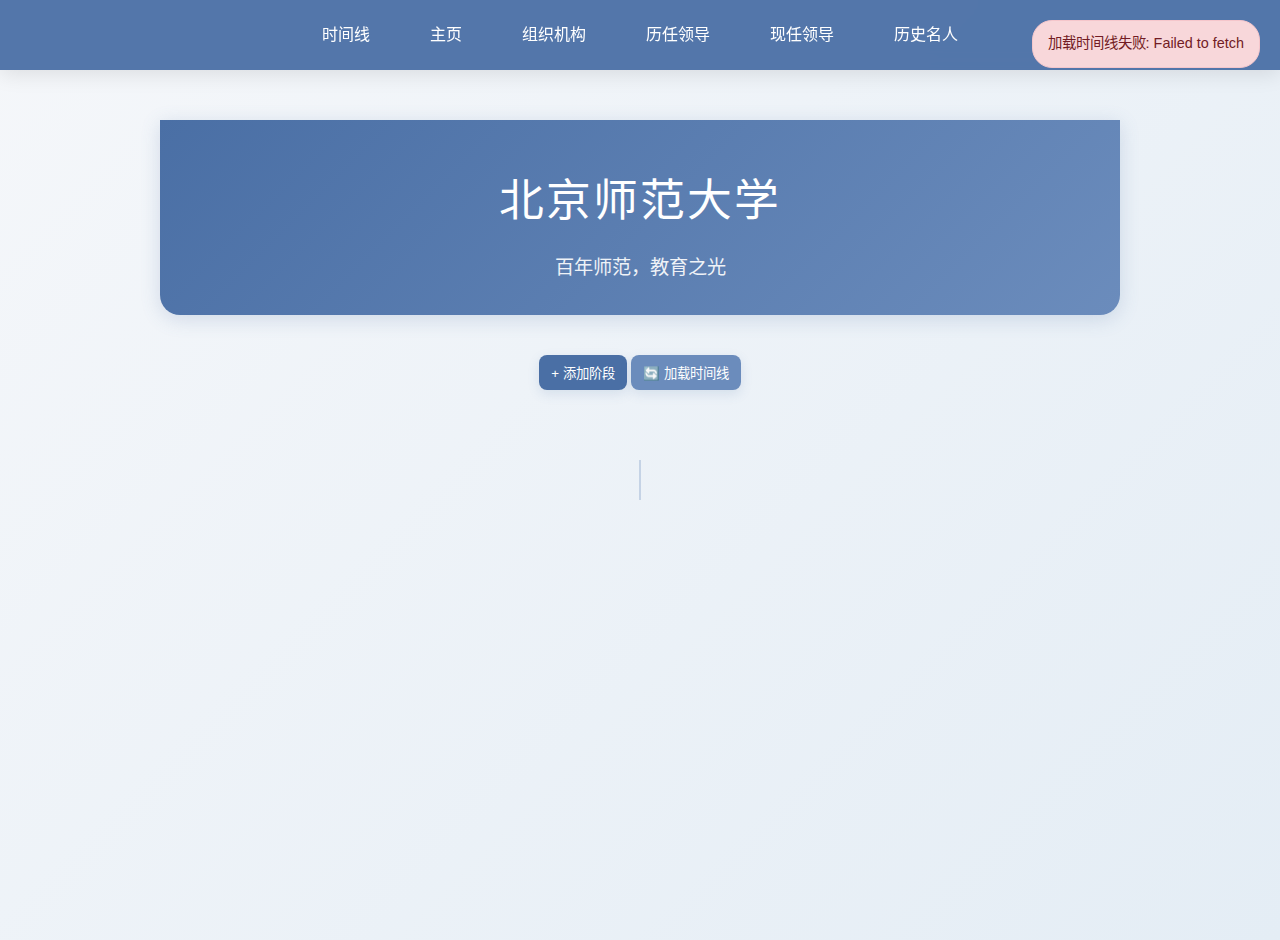
<file: index.html>
<!DOCTYPE html>
<html lang="zh-CN">
<head>
    <meta charset="UTF-8">
    <meta name="viewport" content="width=device-width, initial-scale=1.0">
    <title>北京师范大学介绍</title>
    <link rel="stylesheet" href="https://cdnjs.cloudflare.com/ajax/libs/font-awesome/6.4.0/css/all.min.css">
        
    <style>
        /* 顶部导航栏 */
        .top-navigation {
            position: fixed;
            top: -100px;
            left: 0;
            width: 100%;
            background: rgba(74, 111, 165, 0.95);
            backdrop-filter: blur(10px);
            z-index: 999;
            transition: top 0.6s cubic-bezier(0.16, 1, 0.3, 1);
            box-shadow: 0 4px 20px rgba(0, 0, 0, 0.1);
        }

        .top-navigation.show {
            top: 0;
        }

        .nav-container {
            max-width: 1000px;
            margin: 0 auto;
            padding: 0 20px;
        }

        .nav-menu {
            display: flex;
            list-style: none;
            justify-content: center;
            align-items: center;
            height: 70px;
            margin: 0;
            padding: 0;
        }

        .nav-item {
            margin: 0 15px;
        }

        .nav-link {
            color: white;
            text-decoration: none;
            font-size: 1rem;
            font-weight: 500;
            padding: 8px 15px;
            border-radius: 20px;
            transition: all 0.3s ease;
            position: relative;
            overflow: hidden;
        }

        /* 导航栏滑入动画 */
        @keyframes navSlideDown {
            0% {
                top: -100px;
                opacity: 0;
                transform: translateY(-20px);
            }
            100% {
                top: 0;
                opacity: 1;
                transform: translateY(0);
            }
        }

        .nav-link:hover {
            background: rgba(255, 255, 255, 0.2);
            transform: translateY(-2px);
        }

        /* 页面内容区域样式 */
        .section {
            background: white;
            border-radius: 15px;
            padding: 30px;
            margin: 30px 0;
            box-shadow: 0 4px 20px rgba(0, 0, 0, 0.1);
            animation: fadeInUp 0.8s ease-out forwards;
        }

        .section h2 {
            color: var(--primary-color);
            font-size: 2rem;
            margin-bottom: 20px;
            padding-bottom: 10px;
            border-bottom: 3px solid var(--accent-color);
            display: inline-block;
        }

        .section h3 {
            color: var(--secondary-color);
            font-size: 1.4rem;
            margin: 20px 0 10px;
        }

        .section p {
            margin-bottom: 15px;
            line-height: 1.8;
            color: var(--dark-text);
        }

        .section ul {
            margin: 15px 0;
            padding-left: 20px;
        }

        .section li {
            margin-bottom: 8px;
            line-height: 1.6;
            color: var(--dark-text);
        }

        /* 领导和名人项目样式 */
        .leader-item,
        .famous-person {
            background: #f8fafc;
            border-radius: 10px;
            padding: 15px;
            margin: 15px 0;
            border-left: 4px solid var(--primary-color);
            transition: all 0.3s ease;
            cursor: pointer;
            position: relative;
        }

        .leader-item:hover,
        .famous-person:hover {
            transform: translateX(10px);
            box-shadow: 0 4px 12px rgba(0, 0, 0, 0.1);
        }

        .leader-item h3,
        .famous-person h3 {
            margin-top: 0;
            color: var(--primary-color);
        }

        /* 淡入动画 */
        @keyframes fadeInUp {
            0% {
                opacity: 0;
                transform: translateY(30px);
            }
            100% {
                opacity: 1;
                transform: translateY(0);
            }
        }

        /* 平滑滚动 */
        html {
            scroll-behavior: smooth;
        }

        .nav-link::after {
            content: '';
            position: absolute;
            bottom: 0;
            left: 0;
            width: 0;
            height: 2px;
            background: #ff9a8b;
            transition: width 0.3s ease;
        }

        .nav-link:hover::after {
            width: 100%;
        }

        .nav-link.active {
            background: rgba(255, 255, 255, 0.3);
            font-weight: 600;
        }

        .nav-link.active::after {
            width: 100%;
            background: #ff9a8b;
        }

        /* 状态指示器 */
        .status-indicator {
            position: fixed;
            top: 20px;
            right: 20px;
            padding: 10px 15px;
            border-radius: 20px;
            font-size: 0.9rem;
            z-index: 1000;
            opacity: 0;
            transition: opacity 0.3s ease;
        }

        .status-indicator.show {
            opacity: 1;
        }

        .status-success {
            background: #d4edda;
            color: #155724;
            border: 1px solid #c3e6cb;
        }

        .status-error {
            background: #f8d7da;
            color: #721c24;
            border: 1px solid #f5c6cb;
        }
        :root {
            --primary-color: #4a6fa5; /* 男生系蓝色 */
            --secondary-color: #6b8cbc;
            --accent-color: #ff9a8b; /* 温暖点缀色 */
            --light-bg: #f8fafc;
            --dark-text: #2d3748;
            --light-text: #718096;
            --cat-color: #FFB6C1; /* 小猫粉色 */
            --fox-color: #FFA500; /* 狐狸橙色 */
        }

        * {
            margin: 0;
            padding: 0;
            box-sizing: border-box;
            font-family: -apple-system, BlinkMacSystemFont, "Segoe UI", "Microsoft YaHei", sans-serif;
        }

        body {
            background: linear-gradient(135deg, #f5f7fa 0%, #e4edf5 100%);
            color: var(--dark-text);
            line-height: 1.8;
            min-height: 100vh;
        }

        .container {
            max-width: 1000px;
            margin: 0 auto;
            padding: 20px;
        }

        /* 页眉样式 */
        .header {
            text-align: center;
            padding: 40px 20px 30px;
            background: linear-gradient(135deg, var(--primary-color), var(--secondary-color));
            color: white;
            border-radius: 0 0 20px 20px;
            margin-bottom: 30px;
            box-shadow: 0 4px 20px rgba(74, 111, 165, 0.2);
        }

        .header h1 {
            font-size: 2.8rem;
            margin-bottom: 10px;
            font-weight: 300;
            letter-spacing: 2px;
        }

        .header .subtitle {
            font-size: 1.2rem;
            opacity: 0.9;
            font-weight: 300;
        }

        /* 时间线容器 */
        .timeline {
            position: relative;
            padding: 20px 0;
        }

        .timeline::before {
            content: '';
            position: absolute;
            left: 50%;
            transform: translateX(-50%);
            width: 2px;
            height: 100%;
            background: var(--secondary-color);
            opacity: 0.3;
        }

        /* 时间线项目 */
        .timeline-item {
            display: flex;
            margin-bottom: 50px;
            position: relative;
            opacity: 0;
            transform: translateY(20px);
            animation: fadeInUp 0.8s ease forwards;
        }

        .timeline-item:nth-child(odd) {
            flex-direction: row-reverse;
        }

        .timeline-dot {
            position: absolute;
            left: 50%;
            transform: translateX(-50%);
            width: 20px;
            height: 20px;
            background: var(--primary-color);
            border-radius: 50%;
            border: 4px solid white;
            box-shadow: 0 0 0 4px var(--accent-color);
            z-index: 2;
        }

        .timeline-content {
            width: calc(50% - 40px);
            background: white;
            border-radius: 15px;
            padding: 25px;
            box-shadow: 0 5px 20px rgba(0, 0, 0, 0.08);
            position: relative;
            transition: transform 0.3s ease, box-shadow 0.3s ease;
        }

        .timeline-content:hover {
            transform: translateY(-5px);
            box-shadow: 0 8px 25px rgba(0, 0, 0, 0.12);
        }

        .timeline-content::before {
            content: '';
            position: absolute;
            top: 20px;
            width: 0;
            height: 0;
            border-style: solid;
        }

        .timeline-item:nth-child(odd) .timeline-content::before {
            right: -10px;
            border-width: 10px 0 10px 10px;
            border-color: transparent transparent transparent white;
        }

        .timeline-item:nth-child(even) .timeline-content::before {
            left: -10px;
            border-width: 10px 10px 10px 0;
            border-color: transparent white transparent transparent;
        }

        .timeline-date {
            color: var(--primary-color);
            font-size: 0.9rem;
            font-weight: 600;
            margin-bottom: 8px;
            display: flex;
            align-items: center;
            gap: 8px;
        }

        .timeline-title {
            color: var(--dark-text);
            font-size: 1.4rem;
            margin-bottom: 15px;
            font-weight: 600;
        }

        .timeline-text {
            color: var(--light-text);
            line-height: 1.8;
            text-align: justify;
        }

        /* 可评论文本样式 */
        .commentable-text {
            cursor: pointer;
            padding: 2px 4px;
            border-radius: 3px;
            transition: all 0.3s ease;
            position: relative;
            border-bottom: 1px dashed transparent;
        }

        .commentable-text:hover {
            background-color: rgba(255, 154, 139, 0.2);
            box-shadow: 0 0 0 2px rgba(255, 154, 139, 0.3);
            border-bottom-color: var(--accent-color);
        }

        .commentable-text.selected {
            background-color: rgba(255, 154, 139, 0.4);
            box-shadow: 0 0 0 2px var(--accent-color);
        }

        /* 评论弹窗样式 */
        .comment-modal {
            display: none;
            position: fixed;
            top: 0;
            left: 0;
            width: 100%;
            height: 100%;
            background-color: rgba(0, 0, 0, 0.5);
            z-index: 1000;
            justify-content: center;
            align-items: center;
        }

        /* 编辑按钮 */
        .edit-btn {
            position: absolute;
            top: 12px;
            right: 50px;
            background: transparent;
            border: none;
            color: var(--light-text);
            cursor: pointer;
            font-size: 0.95rem;
            padding: 6px 8px;
            border-radius: 6px;
        }

        .edit-btn:hover {
            background: rgba(0,0,0,0.04);
            color: var(--primary-color);
        }

        /* 删除按钮 */
        .delete-btn {
            position: absolute;
            top: 12px;
            right: 12px;
            background: transparent;
            border: none;
            color: var(--light-text);
            cursor: pointer;
            font-size: 0.95rem;
            padding: 6px 8px;
            border-radius: 6px;
        }

        .delete-btn:hover {
            background: rgba(255,0,0,0.1);
            color: #e74c3c;
        }

        .add-stage-btn {
            display: inline-block;
            margin: 10px 0 20px;
            padding: 8px 12px;
            background: var(--primary-color);
            color: white;
            border: none;
            border-radius: 8px;
            cursor: pointer;
            box-shadow: 0 4px 12px rgba(74,111,165,0.15);
        }

        .add-stage-btn:hover { background: #3f5f90; }

        .comment-modal.active {
            display: flex;
        }

        .comment-modal-content {
            background: white;
            border-radius: 15px;
            padding: 30px;
            width: 90%;
            max-width: 500px;
            box-shadow: 0 10px 30px rgba(0, 0, 0, 0.3);
            position: relative;
        }

        .comment-modal-header {
            margin-bottom: 20px;
            text-align: center;
        }

        .comment-modal-header h3 {
            color: var(--primary-color);
            margin-bottom: 10px;
        }

        .selected-text-preview {
            background-color: #f8f9fa;
            border-left: 4px solid var(--accent-color);
            padding: 15px;
            margin-bottom: 20px;
            border-radius: 5px;
            font-style: italic;
        }

        .author-selection {
            display: flex;
            gap: 15px;
            margin-bottom: 20px;
            justify-content: center;
        }

        .author-option {
            flex: 1;
            padding: 15px;
            border: 2px solid #ddd;
            border-radius: 10px;
            text-align: center;
            cursor: pointer;
            transition: all 0.3s ease;
        }

        .author-option:hover {
            border-color: var(--accent-color);
            transform: translateY(-3px);
        }

        .author-option.selected {
            border-color: var(--accent-color);
            background-color: rgba(255, 154, 139, 0.1);
        }

        .author-option.cat {
            border-color: var(--cat-color);
        }

        .author-option.cat.selected {
            background-color: rgba(255, 182, 193, 0.2);
        }

        .author-option.fox {
            border-color: var(--fox-color);
        }

        .author-option.fox.selected {
            background-color: rgba(255, 165, 0, 0.2);
        }

        .author-icon {
            font-size: 2rem;
            margin-bottom: 8px;
            display: block;
        }

        .author-name {
            font-weight: bold;
            font-size: 1.1rem;
        }

        .comment-textarea {
            width: 100%;
            min-height: 120px;
            padding: 15px;
            border: 2px solid #ddd;
            border-radius: 8px;
            font-size: 1rem;
            resize: vertical;
            margin-bottom: 20px;
            transition: border-color 0.3s ease;
        }

        .comment-textarea:focus {
            outline: none;
            border-color: var(--accent-color);
            box-shadow: 0 0 0 3px rgba(255, 154, 139, 0.2);
        }

        .modal-buttons {
            display: flex;
            gap: 15px;
            justify-content: flex-end;
        }

        .modal-btn {
            padding: 12px 25px;
            border: none;
            border-radius: 8px;
            font-size: 1rem;
            cursor: pointer;
            transition: all 0.3s ease;
        }

        .modal-btn.cancel {
            background-color: #f1f3f4;
            color: #5f6368;
        }

        .modal-btn.cancel:hover {
            background-color: #dadce0;
        }

        .modal-btn.submit {
            background-color: var(--accent-color);
            color: white;
        }

        .modal-btn.submit:hover {
            background-color: #ff7a6b;
            transform: translateY(-2px);
        }

        .modal-btn.submit:disabled {
            background-color: #cccccc;
            cursor: not-allowed;
            transform: none;
        }

        /* 侧边评论气泡 */
        .side-comment {
            position: absolute;
            background: white;
            border-radius: 12px;
            padding: 15px;
            box-shadow: 0 5px 20px rgba(0, 0, 0, 0.15);
            max-width: 300px;
            z-index: 100;
            animation: commentAppear 0.3s ease-out;
            border: 2px solid;
        }

        @keyframes commentAppear {
            from {
                opacity: 0;
                transform: scale(0.8) translateY(-20px);
            }
            to {
                opacity: 1;
                transform: scale(1) translateY(0);
            }
        }

        .timeline-content {
            width: calc(50% - 40px);
            background: white;
            border-radius: 15px;
            padding: 25px;
            box-shadow: 0 5px 20px rgba(0, 0, 0, 0.08);
            position: relative;
            transition: transform 0.3s ease, box-shadow 0.3s ease;
        }

        .timeline-content:hover {
            transform: translateY(-5px);
            box-shadow: 0 8px 25px rgba(0, 0, 0, 0.12);
        }

        .timeline-content::before {
            content: '';
            position: absolute;
            top: 20px;
            width: 0;
            height: 0;
            border-style: solid;
        }

        .timeline-item:nth-child(odd) .timeline-content::before {
            right: -10px;
            border-width: 10px 0 10px 10px;
            border-color: transparent transparent transparent white;
        }

        .timeline-item:nth-child(even) .timeline-content::before {
            left: -10px;
            border-width: 10px 10px 10px 0;
            border-color: transparent white transparent transparent;
        }

        .timeline-date {
            color: var(--primary-color);
            font-size: 0.9rem;
            font-weight: 600;
            margin-bottom: 8px;
            display: flex;
            align-items: center;
            gap: 8px;
        }

        .timeline-title {
            color: var(--dark-text);
            font-size: 1.4rem;
            margin-bottom: 15px;
            font-weight: 600;
        }

        .timeline-text {
            color: var(--light-text);
            line-height: 1.8;
            text-align: justify;
        }

        /* 可评论文本样式 */
        .commentable-text {
            cursor: pointer;
            padding: 2px 4px;
            border-radius: 3px;
            transition: all 0.3s ease;
            position: relative;
            border-bottom: 1px dashed transparent;
        }

        .commentable-text:hover {
            background-color: rgba(255, 154, 139, 0.2);
            box-shadow: 0 0 0 2px rgba(255, 154, 139, 0.3);
            border-bottom-color: var(--accent-color);
        }

        .commentable-text.selected {
            background-color: rgba(255, 154, 139, 0.4);
            box-shadow: 0 0 0 2px var(--accent-color);
        }

        /* 评论弹窗样式 */
        .comment-modal {
            display: none;
            position: fixed;
            top: 0;
            left: 0;
            width: 100%;
            height: 100%;
            background-color: rgba(0, 0, 0, 0.5);
            z-index: 1000;
            justify-content: center;
            align-items: center;
        }

        .comment-modal.active {
            display: flex;
        }

        .comment-modal-content {
            background: white;
            border-radius: 15px;
            padding: 30px;
            width: 90%;
            max-width: 500px;
            box-shadow: 0 10px 30px rgba(0, 0, 0, 0.3);
            position: relative;
        }

        .comment-modal-header {
            margin-bottom: 20px;
            text-align: center;
        }

        .comment-modal-header h3 {
            color: var(--primary-color);
            margin-bottom: 10px;
        }

        .selected-text-preview {
            background-color: #f8f9fa;
            border-left: 4px solid var(--accent-color);
            padding: 15px;
            margin-bottom: 20px;
            border-radius: 5px;
            font-style: italic;
        }

        .author-selection {
            display: flex;
            gap: 15px;
            margin-bottom: 20px;
            justify-content: center;
        }

        .author-option {
            flex: 1;
            padding: 15px;
            border: 2px solid #ddd;
            border-radius: 10px;
            text-align: center;
            cursor: pointer;
            transition: all 0.3s ease;
        }

        .author-option:hover {
            border-color: var(--accent-color);
            transform: translateY(-3px);
        }

        .author-option.selected {
            border-color: var(--accent-color);
            background-color: rgba(255, 154, 139, 0.1);
        }

        .author-option.cat {
            border-color: var(--cat-color);
        }

        .author-option.cat.selected {
            background-color: rgba(255, 182, 193, 0.2);
        }

        .author-option.fox {
            border-color: var(--fox-color);
        }

        .author-option.fox.selected {
            background-color: rgba(255, 165, 0, 0.2);
        }

        .author-icon {
            font-size: 2rem;
            margin-bottom: 8px;
            display: block;
        }

        .author-name {
            font-weight: bold;
            font-size: 1.1rem;
        }

        .comment-textarea {
            width: 100%;
            min-height: 120px;
            padding: 15px;
            border: 2px solid #ddd;
            border-radius: 8px;
            font-size: 1rem;
            resize: vertical;
            margin-bottom: 20px;
            transition: border-color 0.3s ease;
        }

        .comment-textarea:focus {
            outline: none;
            border-color: var(--accent-color);
            box-shadow: 0 0 0 3px rgba(255, 154, 139, 0.2);
        }

        .modal-buttons {
            display: flex;
            gap: 15px;
            justify-content: flex-end;
        }

        .modal-btn {
            padding: 12px 25px;
            border: none;
            border-radius: 8px;
            font-size: 1rem;
            cursor: pointer;
            transition: all 0.3s ease;
        }

        .modal-btn.cancel {
            background-color: #f1f3f4;
            color: #5f6368;
        }

        .modal-btn.cancel:hover {
            background-color: #dadce0;
        }

        .modal-btn.submit {
            background-color: var(--accent-color);
            color: white;
        }

        .modal-btn.submit:hover {
            background-color: #ff7a6b;
            transform: translateY(-2px);
        }

        .modal-btn.submit:disabled {
            background-color: #cccccc;
            cursor: not-allowed;
            transform: none;
        }

        /* 侧边评论气泡 */
        .side-comment {
            position: absolute;
            background: white;
            border-radius: 12px;
            padding: 15px;
            box-shadow: 0 5px 20px rgba(0, 0, 0, 0.15);
            max-width: 300px;
            z-index: 100;
            animation: commentAppear 0.3s ease-out;
            border: 2px solid;
        }

        @keyframes commentAppear {
            from {
                opacity: 0;
                transform: scale(0.8) translateY(-20px);
            }
            to {
                opacity: 1;
                transform: scale(1) translateY(0);
            }
        }

        .side-comment.cat {
            border-color: var(--cat-color);
        }

        .side-comment.fox {
            border-color: var(--fox-color);
        }

        .side-comment::before {
            content: '';
            position: absolute;
            width: 0;
            height: 0;
            border-style: solid;
        }

        .side-comment.left::before {
            right: -12px;
            top: 20px;
            border-width: 12px 0 12px 12px;
        }

        .side-comment.cat.left::before {
            border-color: transparent transparent transparent var(--cat-color);
        }

        .side-comment.fox.left::before {
            border-color: transparent transparent transparent var(--fox-color);
        }

        .side-comment.right::before {
            left: -12px;
            top: 20px;
            border-width: 12px 12px 12px 0;
        }

        .side-comment.cat.right::before {
            border-color: transparent var(--cat-color) transparent transparent;
        }

        .side-comment.fox.right::before {
            border-color: transparent var(--fox-color) transparent transparent;
        }

        .comment-header {
            display: flex;
            align-items: center;
            margin-bottom: 10px;
            position: relative;
            padding-right: 25px;
        }

        .comment-author-icon {
            font-size: 1.2rem;
            margin-right: 8px;
        }

        .comment-author-name {
            font-weight: bold;
            font-size: 0.9rem;
        }

        .comment-content {
            font-size: 0.95rem;
            line-height: 1.5;
            color: var(--dark-text);
        }

        .comment-time {
            font-size: 0.75rem;
            color: var(--light-text);
            margin-top: 8px;
            text-align: right;
        }

        /* 删除按钮样式 */
        .delete-comment-btn {
            position: absolute;
            top: 8px;
            right: 8px;
            width: 20px;
            height: 20px;
            border-radius: 50%;
            background: rgba(0, 0, 0, 0.1);
            border: none;
            color: #666;
            font-size: 16px;
            line-height: 1;
            cursor: pointer;
            display: flex;
            align-items: center;
            justify-content: center;
            transition: all 0.3s ease;
            opacity: 0;
        }

        .side-comment:hover .delete-comment-btn {
            opacity: 1;
        }

        .delete-comment-btn:hover {
            background: #ff6b6b;
            color: white;
            transform: scale(1.1);
        }

        /* 聊天记录样式 */
        .chat-bubble {
            max-width: 80%;
            padding: 12px 18px;
            border-radius: 18px;
            margin: 10px 0;
            position: relative;
            font-size: 0.95rem;
        }

        .chat-left {
            background: #e6f7ff;
            align-self: flex-start;
            border-bottom-left-radius: 5px;
        }

        .chat-right {
            background: var(--primary-color);
            color: white;
            align-self: flex-end;
            border-bottom-right-radius: 5px;
            margin-left: auto;
        }

        .chat-time {
            font-size: 0.7rem;
            opacity: 0.7;
            margin-top: 5px;
            text-align: right;
        }

        /* 照片墙 */
        .photo-wall {
            display: grid;
            grid-template-columns: repeat(auto-fill, minmax(200px, 1fr));
            gap: 15px;
            margin: 30px 0;
        }

        .photo-item {
            position: relative;
            overflow: hidden;
            border-radius: 10px;
            height: 200px;
        }

        .photo-item img {
            width: 100%;
            height: 100%;
            object-fit: cover;
            transition: transform 0.5s ease;
        }

        .photo-item:hover img {
            transform: scale(1.05);
        }

        .photo-caption {
            position: absolute;
            bottom: 0;
            left: 0;
            right: 0;
            background: rgba(0, 0, 0, 0.7);
            color: white;
            padding: 10px;
            font-size: 0.9rem;
            transform: translateY(100%);
            transition: transform 0.3s ease;
        }

        .photo-item:hover .photo-caption {
            transform: translateY(0);
        }

        /* 特殊段落样式 */
        .highlight-box {
            background: linear-gradient(135deg, #f0f7ff, #e6f0ff);
            border-left: 4px solid var(--accent-color);
            padding: 20px;
            margin: 20px 0;
            border-radius: 8px;
        }

        .memory-item {
            display: flex;
            align-items: flex-start;
            gap: 15px;
            margin: 20px 0;
            padding: 15px;
            background: white;
            border-radius: 10px;
            box-shadow: 0 3px 10px rgba(0, 0, 0, 0.05);
        }

        .memory-icon {
            width: 40px;
            height: 40px;
            background: var(--accent-color);
            border-radius: 50%;
            display: flex;
            align-items: center;
            justify-content: center;
            color: white;
            flex-shrink: 0;
        }

        /* 响应式设计 */
        @media (max-width: 768px) {
            .timeline::before {
                left: 20px;
            }
            
            .timeline-item {
                flex-direction: row !important;
                margin-left: 40px;
            }
            
            .timeline-dot {
                left: 20px;
            }
            
            .timeline-content {
                width: 100%;
            }
            
            .timeline-content::before {
                display: none;
            }
            
            .header h1 {
                font-size: 2rem;
            }
            
            .photo-wall {
                grid-template-columns: repeat(2, 1fr);
            }
            
            .side-comment {
                max-width: 250px;
            }
            
            .author-selection {
                flex-direction: column;
            }
            
            .modal-buttons {
                flex-direction: column;
                gap: 10px;
            }
            
            .modal-btn {
                width: 100%;
            }
        }
        
        /* 页面容器样式 */
        .page {
            display: none;
            min-height: 100vh;
            padding-top: 100px;
        }
        
        .page.active {
            display: block;
        }
        
        /* 侧边导航栏 */
        .sidebar-nav {
            position: fixed;
            left: 20px;
            top: 50%;
            transform: translateY(-50%);
            background: white;
            border-radius: 15px;
            padding: 20px;
            box-shadow: 0 5px 20px rgba(0, 0, 0, 0.1);
            z-index: 100;
            max-height: 80vh;
            overflow-y: auto;
        }
        
        .sidebar-nav ul {
            list-style: none;
            padding: 0;
            margin: 0;
        }
        
        .sidebar-nav li {
            margin-bottom: 10px;
        }
        
        .sidebar-nav a {
            display: block;
            padding: 8px 12px;
            color: var(--dark-text);
            text-decoration: none;
            border-radius: 8px;
            transition: all 0.3s ease;
        }
        
        .sidebar-nav a:hover {
            background: var(--light-bg);
            color: var(--primary-color);
        }
        
        .sidebar-nav a.active {
            background: var(--primary-color);
            color: white;
        }
        
        /* 主页内容区域 */
        .home-content {
            margin-left: 250px;
            padding: 20px;
        }
        
        /* 领导弹窗样式 */
        .leader-modal {
            display: none;
            position: fixed;
            top: 0;
            left: 0;
            width: 100%;
            height: 100%;
            background-color: rgba(0, 0, 0, 0.5);
            z-index: 1000;
            justify-content: center;
            align-items: center;
        }
        
        .leader-modal.active {
            display: flex;
        }
        
        .leader-modal-content {
            background: white;
            border-radius: 15px;
            padding: 30px;
            width: 90%;
            max-width: 600px;
            box-shadow: 0 10px 30px rgba(0, 0, 0, 0.3);
            position: relative;
        }
        
        .leader-name {
            font-size: 2rem;
            color: var(--primary-color);
            margin-bottom: 20px;
            text-align: center;
        }
        
        .leader-info {
            line-height: 1.8;
            color: var(--dark-text);
        }
        
        .close-btn {
            position: absolute;
            top: 15px;
            right: 15px;
            background: none;
            border: none;
            font-size: 1.5rem;
            cursor: pointer;
            color: var(--light-text);
        }
        
        .close-btn:hover {
            color: var(--primary-color);
        }

        /* 领导图片展示区域样式 */
        .leader-images {
            display: none;
            margin-top: 15px;
            padding: 15px;
            background: rgba(255, 255, 255, 0.7);
            border-radius: 8px;
            border: 1px solid rgba(74, 111, 165, 0.2);
            animation: fadeIn 0.3s ease;
        }

        .leader-images.active {
            display: block;
        }

        .image-gallery {
            display: grid;
            grid-template-columns: repeat(auto-fill, minmax(150px, 1fr));
            gap: 10px;
            margin-top: 10px;
        }

        .leader-image {
            width: 100%;
            height: 150px;
            object-fit: cover;
            border-radius: 8px;
            box-shadow: 0 2px 8px rgba(0, 0, 0, 0.1);
            transition: transform 0.3s ease;
        }

        .leader-image:hover {
            transform: scale(1.05);
        }

        .leader-item.expanded {
            background: rgba(74, 111, 165, 0.05);
        }

        .leader-item::after {
            content: '▶';
            position: absolute;
            right: 15px;
            top: 50%;
            transform: translateY(-50%) rotate(0deg);
            transition: transform 0.3s ease;
            color: var(--primary-color);
        }

        .leader-item.expanded::after {
            transform: translateY(-50%) rotate(90deg);
        }

        @keyframes fadeIn {
            0% { opacity: 0; transform: translateY(-10px); }
            100% { opacity: 1; transform: translateY(0); }
        }
    </style>
</head>
<body>
    <!-- 顶部导航栏 -->
    <nav class="top-navigation" id="topNavigation">
        <div class="nav-container">
            <ul class="nav-menu">
                <li class="nav-item"><a href="#timeline" class="nav-link" data-page="timeline">时间线</a></li>
                <li class="nav-item"><a href="#home" class="nav-link" data-page="home">主页</a></li>
                <li class="nav-item"><a href="#organization" class="nav-link" data-page="organization">组织机构</a></li>
                <li class="nav-item"><a href="#past-leaders" class="nav-link" data-page="past-leaders">历任领导</a></li>
                <li class="nav-item"><a href="#current-leaders" class="nav-link" data-page="current-leaders">现任领导</a></li>
                <li class="nav-item"><a href="#famous-people" class="nav-link" data-page="famous-people">历史名人</a></li>
            </ul>
        </div>
    </nav>

    <!-- 状态指示器 -->
    <div class="status-indicator" id="statusIndicator"></div>

    <!-- 编辑弹窗 -->
    <div class="comment-modal" id="editModal">
        <div class="comment-modal-content">
            <div class="comment-modal-header">
                <h3>编辑时间线内容</h3>
            </div>
            <div class="modal-form">
                <div style="margin-bottom: 15px;">
                    <input type="text" id="editDateInput" placeholder="时间（例如 1902-1911）" style="width:100%; padding:8px; border:1px solid #ddd; border-radius:6px;">
                </div>
                <div style="margin-bottom: 15px;">
                    <input type="text" id="editTitleInput" placeholder="标题（例如 肇基初创）" style="width:100%; padding:8px; border:1px solid #ddd; border-radius:6px;">
                </div>
                <textarea class="comment-textarea" id="editContentTextarea" placeholder="填写或粘贴分段内容（换行会被拆成段落）"></textarea>
            </div>
            <div class="modal-buttons">
                <button class="modal-btn cancel" onclick="closeEditModal()">取消</button>
                <button class="modal-btn submit" id="saveEditBtn" onclick="saveEdit()">保存</button>
            </div>
        </div>
    </div>

    <!-- 评论弹窗 -->
    <div class="comment-modal" id="commentModal">
        <div class="comment-modal-content">
            <div class="comment-modal-header">
                <h3>添加评论</h3>
            </div>
            <div class="selected-text-preview" id="selectedTextPreview">
                请选择要评论的文本...
            </div>
            <div class="author-input" style="margin-bottom:12px; text-align:center;">
                <input type="text" id="commentAuthorInput" placeholder="请输入昵称（将作为评论显示）" style="width:70%; padding:8px; border:1px solid #ddd; border-radius:6px;">
            </div>
            <textarea class="comment-textarea" id="commentTextarea" placeholder="写下你的评论..."></textarea>
            <div class="modal-buttons">
                <button class="modal-btn cancel" onclick="closeCommentModal()">取消</button>
                <button class="modal-btn submit" id="submitCommentBtn" onclick="submitComment()" disabled>发表评论</button>
            </div>
        </div>
    </div>

    <!-- 领导弹窗 -->
    <div class="leader-modal" id="leaderModal">
        <div class="leader-modal-content">
            <button class="close-btn" onclick="closeLeaderModal()">×</button>
            <div class="leader-name" id="leaderModalName"></div>
            <div class="leader-info" id="leaderModalInfo"></div>
        </div>
    </div>

    <div class="container">
        <!-- 时间线页面 -->
        <div id="timeline" class="page active">
            <div class="header">
                <h1>北京师范大学</h1>
                <div class="subtitle">百年师范，教育之光</div>
            </div>
            
            <div class="timeline-controls" style="text-align: center; margin-bottom: 30px;">
                <button class="add-stage-btn" id="addStageBtn">+ 添加阶段</button>
                <button class="add-stage-btn" id="loadTimelineBtn" style="background:#6b8cbc;">🔄 加载时间线</button>
            </div>
            
            <div class="timeline">
                <!-- 时间线内容将在这里动态生成 -->
            </div>
        </div>

        <!-- 主页页面 -->
        <div id="home" class="page">
            <!-- 侧面导航栏 -->
            <div class="sidebar-nav">
                <ul>
                    <li><a href="#home-overview">学校概况</a></li>
                    <li><a href="#home-history">历史沿革</a></li>
                    <li><a href="#home-disciplines">学科建设</a></li>
                    <li><a href="#home-faculty">师资力量</a></li>
                    <li><a href="#home-students">学生培养</a></li>
                    <li><a href="#home-research">科学研究</a></li>
                    <li><a href="#home-international">国际交流</a></li>
                    <li><a href="#home-campus">校园生活</a></li>
                </ul>
            </div>
            
            <!-- 主页内容 -->
            <div class="home-content">
                <section id="home-overview" class="section">
                    <h2>学校概况</h2>
                    <p>北京师范大学，坐落于首都北京，是中国近现代高等师范教育的发源地与重要里程碑。其历史可追溯至1902年创立的京师大学堂师范馆，开启了中国现代高等师范教育的先河。1923年，学校正式更名为北京师范大学，成为中国历史上第一所冠以"师范大学"之名的高等学府。百余年来，北师大始终秉承"爱国进步、诚信质朴、求真创新、为人师表"的优良传统和"学为人师，行为世范"的校训精神，与国家民族命运紧密相连，发展成为一所以教师教育、教育科学和文理基础学科为主要特色的综合性、研究型、世界知名的大学。</p>
                    <p>北师大诞生于民族危难、教育图新之际。从京师大学堂师范馆，到北京高等师范学校，再到国立北平师范大学，学校在五四运动、"一二·九"运动等重大历史关头都留下了鲜明的爱国印记。李大钊、鲁迅、梁启超、钱玄同、黎锦熙等一大批学术巨匠和思想先驱曾在此弘文励教，奠定了学校深厚的人文底蕴与学术基石。新中国成立后，学校被确定为全国重点大学，承担起为国家培养高层次师资和教育管理人才的重任。改革开放以来，特别是进入21世纪，北师大先后入选"211工程"、"985工程"重点建设高校，并首批入选国家"双一流"建设A类高校名单，迎来了全新的发展机遇。</p>
                    <p>学校构建了以教育学、心理学、中国语言文学、中国史、数学、地理学、系统科学、生态学、环境科学与工程、戏剧与影视学等优势学科为引领的综合性学科体系。在全国第四轮学科评估中，教育学、心理学、中国语言文学、中国史、戏剧与影视学、地理学等学科位列前茅。其中，教育学、心理学长期稳居全国顶尖水平，引领着中国教育科学研究和教师教育发展的方向。</p>
                </section>

                <section id="home-history" class="section">
                    <h2>历史沿革</h2>
                    <p>北京师范大学的发展历程，是一部中国近现代师范教育诞生、成长与壮大的缩影。从清末"兴学育才"的救国实践，到新时代"双一流"建设的教育高地，其百廿年历程大致可分为以下几个关键阶段：</p>
                    
                    <div class="highlight-box">
                        <h3>第一阶段：肇基初创，师范先声 (1902-1911)</h3>
                        <p>1902年：清政府在京师大学堂内设立"师范馆"，于12月17日开学。这被视为北京师范大学的肇始之日，也是中国现代高等师范教育的开端。</p>
                        <p>1908年：师范馆更名为"京师优级师范学堂"，成为中国第一所独立设置的国立高等师范学校。</p>
                    </div>
                    
                    <div class="highlight-box">
                        <h3>第二阶段：独立建制，体系初成 (1912-1937)</h3>
                        <p>1912年：学校改名为"北京高等师范学校"，在校长陈宝泉等人主持下进行系列改革。</p>
                        <p>1923年：学校正式更名为"北京师范大学校"，成为中国历史上第一所师范大学。</p>
                    </div>
                    
                    <div class="highlight-box">
                        <h3>第三阶段：烽火西迁，弦歌不辍 (1937-1949)</h3>
                        <p>抗日战争期间，学校西迁陕西，组成"国立西北联合大学"，在极其艰苦的条件下坚持教学与研究。</p>
                    </div>
                    
                    <div class="highlight-box">
                        <h3>第四阶段：新中国建设，调整发展 (1949-1977)</h3>
                        <p>1949年：学校更名为"北京师范大学"，毛泽东主席亲笔题写校名。</p>
                        <p>1952年：全国高校院系调整，学校定位更加聚焦于文理基础学科和教育科学。</p>
                    </div>
                    
                    <div class="highlight-box">
                        <h3>第五阶段：改革开放，复兴腾飞 (1978-1999)</h3>
                        <p>1978年：恢复全国统一招生，教学科研秩序逐步恢复正常。</p>
                        <p>1996年：入选国家首批"211工程"重点建设大学。</p>
                    </div>
                    
                    <div class="highlight-box">
                        <h3>第六阶段：世纪跨越，战略拓展 (2000-2016)</h3>
                        <p>2002年：百年校庆，提出建设"综合性、有特色、研究型的世界知名高水平大学"的奋斗目标。</p>
                        <p>2006年：入选"985工程"优势学科创新平台建设高校。</p>
                    </div>
                    
                    <div class="highlight-box">
                        <h3>第七阶段：新时代，"双一流"引领 (2017年至今)</h3>
                        <p>2017年：入选国家"双一流"建设高校A类名单，11个学科入选"双一流"建设学科。</p>
                        <p>2022年：隆重举行建校120周年庆祝活动。</p>
                    </div>
                </section>

                <section id="home-disciplines" class="section">
                    <h2>学科建设</h2>
                    <p>北京师范大学构建了以教师教育、教育科学和文理基础学科为主要特色的综合性学科体系。学校现有本科专业74个，硕士学位授权一级学科38个，博士学位授权一级学科32个，博士后科研流动站28个。</p>
                    
                    <h3>优势学科</h3>
                    <ul>
                        <li><strong>教育学</strong>：全国顶尖水平，引领中国教育科学研究</li>
                        <li><strong>心理学</strong>：认知神经科学与学习国家重点实验室</li>
                        <li><strong>中国语言文学</strong>：深厚的文化底蕴和学术传统</li>
                        <li><strong>中国史</strong>：历史研究和文化传承的重要基地</li>
                        <li><strong>数学</strong>：基础数学和应用数学并重</li>
                        <li><strong>地理学</strong>：地表过程与资源生态国家重点实验室</li>
                        <li><strong>系统科学</strong>：复杂性科学和系统理论研究</li>
                        <li><strong>生态学</strong>：生态环境保护和可持续发展研究</li>
                        <li><strong>环境科学与工程</strong>：环境污染控制和生态修复</li>
                        <li><strong>戏剧与影视学</strong>：艺术教育和文化创意产业</li>
                        <li><strong>语言学</strong>：语言认知和语言教育研究</li>
                    </ul>
                    
                    <h3>学科平台</h3>
                    <ul>
                        <li>11个"双一流"建设学科</li>
                        <li>6个国家重点学科</li>
                        <li>2个国家重点实验室</li>
                        <li>多个教育部重点实验室和工程研究中心</li>
                    </ul>
                </section>

                <section id="home-faculty" class="section">
                    <h2>师资力量</h2>
                    <p>北京师范大学拥有一支高水平的师资队伍，现有教职工3400余人，其中专任教师2200余人，教授700余人，副教授800余人。</p>
                    
                    <h3>高层次人才</h3>
                    <ul>
                        <li>中国科学院院士、中国工程院院士20余人</li>
                        <li>国家"千人计划"入选者、"长江学者"特聘教授50余人</li>
                        <li>国家杰出青年科学基金获得者60余人</li>
                        <li>国家级教学名师10余人</li>
                        <li>教育部"新世纪优秀人才支持计划"入选者100余人</li>
                    </ul>
                    
                    <h3>师资特色</h3>
                    <ul>
                        <li><strong>学术领军人物</strong>：在各学科领域具有重要影响力的学术带头人</li>
                        <li><strong>青年教师队伍</strong>：充满活力的中青年学术骨干</li>
                        <li><strong>国际化师资</strong>：具有海外留学和工作经历的教师比例高</li>
                        <li><strong>教学科研并重</strong>：既重视科学研究，也注重教学质量</li>
                    </ul>
                    
                    <h3>师资建设</h3>
                    <ul>
                        <li>实施"京师学者"计划，引进和培养高层次人才</li>
                        <li>建立青年教师成长支持体系</li>
                        <li>加强师德师风建设，弘扬"学为人师，行为世范"的校训精神</li>
                        <li>推进教师国际化，提升国际学术影响力</li>
                    </ul>
                </section>

                <section id="home-students" class="section">
                    <h2>学生培养</h2>
                    <p>北京师范大学坚持"立德树人"的根本任务，致力于培养德智体美劳全面发展的社会主义建设者和接班人。学校现有全日制在校生近3万人，其中本科生约1.5万人，研究生约1.5万人。</p>
                    
                    <h3>本科生教育</h3>
                    <ul>
                        <li><strong>通识教育</strong>：实施通识教育与专业教育相结合的培养模式</li>
                        <li><strong>创新创业教育</strong>：建立创新创业教育体系，培养学生创新精神</li>
                        <li><strong>国际化培养</strong>：推进学生国际交流，拓展国际视野</li>
                        <li><strong>实践教学</strong>：加强实践环节，提升学生实践能力</li>
                    </ul>
                    
                    <h3>研究生教育</h3>
                    <ul>
                        <li><strong>学术型研究生</strong>：注重学术创新能力和科研素养培养</li>
                        <li><strong>专业学位研究生</strong>：面向行业需求，培养高层次应用型人才</li>
                        <li><strong>博士研究生</strong>：培养具有国际视野的拔尖创新人才</li>
                        <li><strong>导师队伍建设</strong>：实行导师负责制，加强导师队伍建设</li>
                    </ul>
                    
                    <h3>人才培养特色</h3>
                    <ul>
                        <li><strong>师范特色</strong>：为基础教育培养高素质师资</li>
                        <li><strong>交叉融合</strong>：促进学科交叉，培养复合型人才</li>
                        <li><strong>个性化发展</strong>：尊重学生个性，支持多元化成长</li>
                        <li><strong>全过程育人</strong>：构建全员、全过程、全方位育人格局</li>
                    </ul>
                </section>

                <section id="home-research" class="section">
                    <h2>科学研究</h2>
                    <p>北京师范大学是国家重要的科学研究基地，在基础研究和应用研究方面取得了丰硕成果。学校年均科研经费超过20亿元，承担大量国家级重大科研项目。</p>
                    
                    <h3>科研平台</h3>
                    <ul>
                        <li><strong>认知神经科学与学习国家重点实验室</strong>：脑科学与学习研究的重要基地</li>
                        <li><strong>地表过程与资源生态国家重点实验室</strong>：地理学和生态学研究的重要平台</li>
                        <li><strong>遥感科学国家重点实验室</strong>：遥感技术和应用研究</li>
                        <li><strong>多个教育部重点实验室和工程研究中心</strong></li>
                        <li><strong>北京市重点实验室和工程技术研究中心</strong></li>
                    </ul>
                    
                    <h3>科研成就</h3>
                    <ul>
                        <li>年均发表SCI/SSCI论文2000余篇</li>
                        <li>获得国家自然科学奖、国家科技进步奖等国家级奖励</li>
                        <li>在Nature、Science等顶级期刊发表重要研究成果</li>
                        <li>承担国家重大科研项目和重点研发计划</li>
                        <li>服务国家重大战略需求，提供决策咨询</li>
                    </ul>
                    
                    <h3>科研特色</h3>
                    <ul>
                        <li><strong>基础研究</strong>：重视基础理论研究，推动学科发展</li>
                        <li><strong>应用研究</strong>：面向国家需求，服务经济社会发展</li>
                        <li><strong>交叉研究</strong>：促进学科交叉融合，培育新的增长点</li>
                        <li><strong>国际合作</strong>：加强国际科研合作，提升国际影响力</li>
                    </ul>
                </section>

                <section id="home-international" class="section">
                    <h2>国际交流</h2>
                    <p>北京师范大学积极推进国际化战略，与全球300多所高校和科研机构建立了合作关系，在国际教育交流与合作方面取得了显著成效。</p>
                    
                    <h3>国际合作网络</h3>
                    <ul>
                        <li>与哈佛大学、牛津大学、剑桥大学等世界一流大学建立合作关系</li>
                        <li>加入"一带一路"高校联盟等国际教育组织</li>
                        <li>建立孔子学院，推广汉语和中国文化</li>
                        <li>举办国际学术会议，促进学术交流</li>
                    </ul>
                    
                    <h3>学生国际交流</h3>
                    <ul>
                        <li>年均派出1000余名学生赴海外交流学习</li>
                        <li>接收来自100多个国家的国际学生</li>
                        <li>开展双学位、联合培养等国际合作项目</li>
                        <li>设立国际学生奖学金，吸引优秀国际学生</li>
                    </ul>
                    
                    <h3>教师国际合作</h3>
                    <ul>
                        <li>聘请海外知名学者担任客座教授</li>
                        <li>支持教师赴海外访学和研究</li>
                        <li>开展国际合作科研项目</li>
                        <li>建立国际联合实验室和研究中心</li>
                    </ul>
                    
                    <h3>国际化校园</h3>
                    <ul>
                        <li>建设国际化课程体系</li>
                        <li>营造多元文化融合的校园环境</li>
                        <li>提供多语种服务和支持</li>
                        <li>举办国际文化节等活动</li>
                    </ul>
                </section>

                <section id="home-campus" class="section">
                    <h2>校园生活</h2>
                    <p>北京师范大学拥有优美的校园环境和丰富的校园文化生活，为学生提供全面的成长支持和发展平台。</p>
                    
                    <h3>校园环境</h3>
                    <ul>
                        <li><strong>主校区</strong>：位于海淀区，交通便利，环境优美</li>
                        <li><strong>昌平校区</strong>：新建校区，设施先进，环境宜人</li>
                        <li><strong>珠海校区</strong>：与北京校区同水平、同标准办学</li>
                        <li><strong>校园设施</strong>：图书馆、体育馆、学生活动中心等设施齐全</li>
                    </ul>
                    
                    <h3>学生活动</h3>
                    <ul>
                        <li><strong>社团活动</strong>：200多个学生社团，涵盖学术、文艺、体育等领域</li>
                        <li><strong>志愿服务</strong>：开展各类志愿服务活动，培养学生社会责任感</li>
                        <li><strong>文艺活动</strong>：举办音乐会、话剧、舞蹈等文艺演出</li>
                        <li><strong>体育活动</strong>：组织各类体育比赛和健身活动</li>
                    </ul>
                    
                    <h3>学生服务</h3>
                    <ul>
                        <li><strong>学业指导</strong>：提供学业咨询和辅导服务</li>
                        <li><strong>心理辅导</strong>：建立心理健康教育和服务体系</li>
                        <li><strong>就业指导</strong>：开展职业生涯规划和就业指导</li>
                        <li><strong>生活服务</strong>：提供完善的生活设施和服务</li>
                    </ul>
                    
                    <h3>校园文化</h3>
                    <ul>
                        <li><strong>校训精神</strong>："学为人师，行为世范"</li>
                        <li><strong>学术氛围</strong>：浓厚的学术氛围和人文气息</li>
                        <li><strong>传统活动</strong>：校庆、开学典礼、毕业典礼等传统活动</li>
                        <li><strong>校友文化</strong>：强大的校友网络和校友支持</li>
                    </ul>
                </section>
            </div>
        </div>

        <!-- 组织机构页面 -->
        <div id="organization" class="page">
            <div class="header">
                <h1>组织机构</h1>
                <div class="subtitle">科学管理，高效运行</div>
            </div>
            
            <div class="home-content">
                <section class="section">
                    <h2>学部设置</h2>
                    <ul>
                        <li><strong>教育学部</strong>：教育学、学前教育、特殊教育等</li>
                        <li><strong>心理学部</strong>：心理学、应用心理学、认知神经科学等</li>
                        <li><strong>文学院</strong>：中国语言文学、汉语国际教育、古典文献学等</li>
                        <li><strong>历史学院</strong>：历史学、考古学、文化遗产等</li>
                        <li><strong>数学科学学院</strong>：数学与应用数学、信息与计算科学等</li>
                        <li><strong>物理学系</strong>：物理学、应用物理学等</li>
                        <li><strong>化学学院</strong>：化学、应用化学、材料化学等</li>
                        <li><strong>生命科学学院</strong>：生物学、生物技术、生态学等</li>
                        <li><strong>地理科学学部</strong>：地理科学、资源环境科学、GIS等</li>
                        <li><strong>信息科学与技术学院</strong>：计算机科学与技术、软件工程等</li>
                        <li><strong>经济与工商管理学院</strong>：经济学、工商管理、会计学等</li>
                        <li><strong>法学院</strong>：法学、知识产权等</li>
                        <li><strong>社会学院</strong>：社会学、社会工作、人类学等</li>
                        <li><strong>新闻传播学院</strong>：新闻学、传播学、广告学等</li>
                        <li><strong>艺术与传媒学院</strong>：美术学、设计学、戏剧影视学等</li>
                        <li><strong>体育与运动学院</strong>：体育教育、运动训练等</li>
                        <li><strong>环境学院</strong>：环境科学、环境工程等</li>
                        <li><strong>政府管理学院</strong>：公共管理、政治学等</li>
                        <li><strong>马克思主义学院</strong>：思想政治教育、马克思主义理论等</li>
                        <li><strong>国际中文教育学院</strong>：汉语国际教育、对外汉语等</li>
                    </ul>
                </section>

                <section class="section">
                    <h2>职能部门</h2>
                    <ul>
                        <li><strong>校长办公室</strong>：学校行政事务协调和管理</li>
                        <li><strong>组织部</strong>：干部管理和党组织建设</li>
                        <li><strong>宣传部</strong>：宣传思想工作和校园文化建设</li>
                        <li><strong>人事处</strong>：人才引进和人事管理</li>
                        <li><strong>教务处</strong>：教学管理和教学质量监控</li>
                        <li><strong>科研处</strong>：科研项目管理和成果转化</li>
                        <li><strong>学生处</strong>：学生管理和思想政治教育</li>
                        <li><strong>财务处</strong>：财务管理和预算执行</li>
                        <li><strong>国际合作与交流处</strong>：国际交流与合作事务</li>
                        <li><strong>后勤管理处</strong>：后勤保障和服务管理</li>
                        <li><strong>保卫处</strong>：校园安全和治安管理</li>
                        <li><strong>发展规划处</strong>：学校发展规划和战略研究</li>
                        <li><strong>研究生院</strong>：研究生教育和学位管理</li>
                        <li><strong>继续教育学院</strong>：继续教育和培训管理</li>
                        <li><strong>图书馆</strong>：文献资源建设和服务</li>
                        <li><strong>信息网络中心</strong>：校园网络和信息服务</li>
                        <li><strong>档案馆</strong>：档案管理和校史研究</li>
                        <li><strong>校医院</strong>：医疗服务和卫生保健</li>
                    </ul>
                </section>

                <section class="section">
                    <h2>直属单位</h2>
                    <ul>
                        <li><strong>附属中学</strong>：北京师范大学附属实验中学等</li>
                        <li><strong>附属小学</strong>：北京师范大学附属实验小学等</li>
                        <li><strong>出版社</strong>：北京师范大学出版社</li>
                        <li><strong>学报编辑部</strong>：各学科学报编辑出版</li>
                        <li><strong>教育基金会</strong>：教育捐赠和基金管理</li>
                        <li><strong>校友会</strong>：校友联络和服务</li>
                        <li><strong>校办产业</strong>：校办企业管理和运营</li>
                    </ul>
                </section>

                <section class="section">
                    <h2>学术机构</h2>
                    <ul>
                        <li><strong>学术委员会</strong>：学术事务决策和咨询</li>
                        <li><strong>学位评定委员会</strong>：学位授予和质量管理</li>
                        <li><strong>教学指导委员会</strong>：教学改革和质量提升</li>
                        <li><strong>科研伦理委员会</strong>：科研伦理审查和监督</li>
                        <li><strong>各学科专业委员会</strong>：学科建设和专业发展</li>
                    </ul>
                </section>

                <section class="section">
                    <h2>管理特色</h2>
                    <ul>
                        <li><strong>党委领导下的校长负责制</strong>：坚持党的领导，完善治理结构</li>
                        <li><strong>学术权力与行政权力协调</strong>：尊重学术规律，提高管理效能</li>
                        <li><strong>校院两级管理</strong>：重心下移，激发学院活力</li>
                        <li><strong>民主管理和监督</strong>：教职工代表大会、学生代表大会等</li>
                        <li><strong>信息化管理</strong>：推进智慧校园建设，提升管理效率</li>
                        <li><strong>服务型管理</strong>：以师生为中心，提供优质服务</li>
                    </ul>
                </section>
            </div>
        </div>

        <!-- 历任领导页面 -->
        <div id="past-leaders" class="page">
            <div class="header">
                <h1>历任领导</h1>
                <div class="subtitle">薪火相传，继往开来</div>
            </div>
            
            <div class="home-content">
                <section class="section">
                    <h2>历任校长</h2>
                    
                    <div class="leader-item" onclick="toggleLeaderImages(this)">
                        <h3>陈宝泉（1902-1912）</h3>
                        <p>京师大学堂师范馆首任监督，中国近代师范教育的奠基人之一。</p>
                        <div class="leader-images">
                            <div class="image-gallery">
                                <img src="生成网页初始人物剪影.png" alt="陈宝泉" class="leader-image">
                            </div>
                        </div>
                    </div>
                    
                    <div class="leader-item" onclick="toggleLeaderImages(this)">
                        <h3>范源濂（1912-1913）</h3>
                        <p>北京高等师范学校首任校长，近代著名教育家、政治家。</p>
                        <div class="leader-images">
                            <div class="image-gallery">
                                <img src="生成网页初始人物剪影.png" alt="范源濂" class="leader-image">
                            </div>
                        </div>
                    </div>
                    
                    <div class="leader-item" onclick="toggleLeaderImages(this)">
                        <h3>李蒸（1932-1948）</h3>
                        <p>北京师范大学校长，著名教育学家。</p>
                        <div class="leader-images">
                            <div class="image-gallery">
                                <img src="生成网页初始人物剪影.png" alt="李蒸" class="leader-image">
                            </div>
                        </div>
                    </div>
                    
                    <div class="leader-item" onclick="toggleLeaderImages(this)">
                        <h3>陈垣（1948-1952）</h3>
                        <p>北京师范大学校长，著名历史学家、教育家。</p>
                        <div class="leader-images">
                            <div class="image-gallery">
                                <img src="生成网页初始人物剪影.png" alt="陈垣" class="leader-image">
                            </div>
                        </div>
                    </div>
                    
                    <div class="leader-item" onclick="toggleLeaderImages(this)">
                        <h3>何锡麟（1952-1958）</h3>
                        <p>北京师范大学校长。</p>
                        <div class="leader-images">
                            <div class="image-gallery">
                                <img src="生成网页初始人物剪影.png" alt="何锡麟" class="leader-image">
                            </div>
                        </div>
                    </div>
                    
                    <div class="leader-item" onclick="toggleLeaderImages(this)">
                        <h3>陈垣（1958-1971）</h3>
                        <p>北京师范大学校长，著名历史学家、教育家。</p>
                        <div class="leader-images">
                            <div class="image-gallery">
                                <img src="生成网页初始人物剪影.png" alt="陈垣" class="leader-image">
                            </div>
                        </div>
                    </div>
                    
                    <div class="leader-item" onclick="toggleLeaderImages(this)">
                        <h3>白寿彝（1978-1984）</h3>
                        <p>北京师范大学校长，著名历史学家。</p>
                        <div class="leader-images">
                            <div class="image-gallery">
                                <img src="生成网页初始人物剪影.png" alt="白寿彝" class="leader-image">
                            </div>
                        </div>
                    </div>
                    
                    <div class="leader-item" onclick="toggleLeaderImages(this)">
                        <h3>王梓坤（1984-1989）</h3>
                        <p>北京师范大学校长，著名数学家、教育家。</p>
                        <div class="leader-images">
                            <div class="image-gallery">
                                <img src="生成网页初始人物剪影.png" alt="王梓坤" class="leader-image">
                            </div>
                        </div>
                    </div>
                    
                    <div class="leader-item" onclick="toggleLeaderImages(this)">
                        <h3>方福康（1989-1995）</h3>
                        <p>北京师范大学校长，物理学家。</p>
                        <div class="leader-images">
                            <div class="image-gallery">
                                <img src="生成网页初始人物剪影.png" alt="方福康" class="leader-image">
                                <img src="生成网页初始人物剪影.png" alt="方福康" class="leader-image">
                                <img src="生成网页初始人物剪影.png" alt="方福康" class="leader-image">
                            </div>
                        </div>
                    </div>
                    
                    <div class="leader-item" onclick="toggleLeaderImages(this)">
                        <h3>陆善镇（1995-1999）</h3>
                        <p>北京师范大学校长，数学家。</p>
                        <div class="leader-images">
                            <div class="image-gallery">
                                <img src="生成网页初始人物剪影.png" alt="陆善镇" class="leader-image">
                                <img src="生成网页初始人物剪影.png" alt="陆善镇" class="leader-image">
                                <img src="生成网页初始人物剪影.png" alt="陆善镇" class="leader-image">
                            </div>
                        </div>
                    </div>
                    
                    <div class="leader-item" onclick="toggleLeaderImages(this)">
                        <h3>袁贵仁（1999-2001）</h3>
                        <p>北京师范大学校长，后任教育部部长。</p>
                        <div class="leader-images">
                            <div class="image-gallery">
                                <img src="生成网页初始人物剪影.png" alt="袁贵仁" class="leader-image">
                                <img src="生成网页初始人物剪影.png" alt="袁贵仁" class="leader-image">
                                <img src="生成网页初始人物剪影.png" alt="袁贵仁" class="leader-image">
                            </div>
                        </div>
                    </div>
                    
                    <div class="leader-item" onclick="toggleLeaderImages(this)">
                        <h3>钟秉林（2001-2012）</h3>
                        <p>北京师范大学校长，教育学家。</p>
                        <div class="leader-images">
                            <div class="image-gallery">
                                <img src="生成网页初始人物剪影.png" alt="钟秉林" class="leader-image">
                                <img src="生成网页初始人物剪影.png" alt="钟秉林" class="leader-image">
                                <img src="生成网页初始人物剪影.png" alt="钟秉林" class="leader-image">
                            </div>
                        </div>
                    </div>
                    
                    <div class="leader-item" onclick="toggleLeaderImages(this)">
                        <h3>董奇（2012-2022）</h3>
                        <p>北京师范大学校长，心理学家。</p>
                        <div class="leader-images">
                            <div class="image-gallery">
                                <img src="生成网页初始人物剪影.png" alt="董奇" class="leader-image">
                                <img src="生成网页初始人物剪影.png" alt="董奇" class="leader-image">
                                <img src="生成网页初始人物剪影.png" alt="董奇" class="leader-image">
                            </div>
                        </div>
                    </div>
                </section>

                <section class="section">
                    <h2>历任党委书记</h2>
                    
                    <div class="leader-item" onclick="toggleLeaderImages(this)">
                        <h3>何锡麟（1952-1958）</h3>
                        <p>北京师范大学党委书记。</p>
                        <div class="leader-images">
                            <div class="image-gallery">
                                <img src="生成网页初始人物剪影.png" alt="何锡麟" class="leader-image">
                                <img src="生成网页初始人物剪影.png" alt="何锡麟" class="leader-image">
                                <img src="生成网页初始人物剪影.png" alt="何锡麟" class="leader-image">
                            </div>
                        </div>
                    </div>
                    
                    <div class="leader-item" onclick="toggleLeaderImages(this)">
                        <h3>程今吾（1958-1966）</h3>
                        <p>北京师范大学党委书记。</p>
                        <div class="leader-images">
                            <div class="image-gallery">
                                <img src="生成网页初始人物剪影.png" alt="程今吾" class="leader-image">
                                <img src="生成网页初始人物剪影.png" alt="程今吾" class="leader-image">
                                <img src="生成网页初始人物剪影.png" alt="程今吾" class="leader-image">
                            </div>
                        </div>
                    </div>
                    
                    <div class="leader-item" onclick="toggleLeaderImages(this)">
                        <h3>聂真（1978-1982）</h3>
                        <p>北京师范大学党委书记。</p>
                        <div class="leader-images">
                            <div class="image-gallery">
                                <img src="生成网页初始人物剪影.png" alt="聂真" class="leader-image">
                                <img src="生成网页初始人物剪影.png" alt="聂真" class="leader-image">
                                <img src="生成网页初始人物剪影.png" alt="聂真" class="leader-image">
                            </div>
                        </div>
                    </div>
                    
                    <div class="leader-item" onclick="toggleLeaderImages(this)">
                        <h3>王梓坤（1984-1989）</h3>
                        <p>北京师范大学党委书记。</p>
                        <div class="leader-images">
                            <div class="image-gallery">
                                <img src="生成网页初始人物剪影.png" alt="王梓坤" class="leader-image">
                                <img src="生成网页初始人物剪影.png" alt="王梓坤" class="leader-image">
                                <img src="生成网页初始人物剪影.png" alt="王梓坤" class="leader-image">
                            </div>
                        </div>
                    </div>
                    
                    <div class="leader-item" onclick="toggleLeaderImages(this)">
                        <h3>周之良（1989-1995）</h3>
                        <p>北京师范大学党委书记。</p>
                        <div class="leader-images">
                            <div class="image-gallery">
                                <img src="生成网页初始人物剪影.png" alt="周之良" class="leader-image">
                                <img src="生成网页初始人物剪影.png" alt="周之良" class="leader-image">
                                <img src="生成网页初始人物剪影.png" alt="周之良" class="leader-image">
                            </div>
                        </div>
                    </div>
                    
                    <div class="leader-item" onclick="toggleLeaderImages(this)">
                        <h3>袁贵仁（1999-2001）</h3>
                        <p>北京师范大学党委书记。</p>
                        <div class="leader-images">
                            <div class="image-gallery">
                                <img src="生成网页初始人物剪影.png" alt="袁贵仁" class="leader-image">
                                <img src="生成网页初始人物剪影.png" alt="袁贵仁" class="leader-image">
                                <img src="生成网页初始人物剪影.png" alt="袁贵仁" class="leader-image">
                            </div>
                        </div>
                    </div>
                    
                    <div class="leader-item" onclick="toggleLeaderImages(this)">
                        <h3>陈文博（2001-2008）</h3>
                        <p>北京师范大学党委书记。</p>
                        <div class="leader-images">
                            <div class="image-gallery">
                                <img src="生成网页初始人物剪影.png" alt="陈文博" class="leader-image">
                                <img src="生成网页初始人物剪影.png" alt="陈文博" class="leader-image">
                                <img src="生成网页初始人物剪影.png" alt="陈文博" class="leader-image">
                            </div>
                        </div>
                    </div>
                    
                    <div class="leader-item" onclick="toggleLeaderImages(this)">
                        <h3>刘川生（2008-2016）</h3>
                        <p>北京师范大学党委书记。</p>
                        <div class="leader-images">
                            <div class="image-gallery">
                                <img src="生成网页初始人物剪影.png" alt="刘川生" class="leader-image">
                                <img src="生成网页初始人物剪影.png" alt="刘川生" class="leader-image">
                                <img src="生成网页初始人物剪影.png" alt="刘川生" class="leader-image">
                            </div>
                        </div>
                    </div>
                    
                    <div class="leader-item" onclick="toggleLeaderImages(this)">
                        <h3>程建平（2016年至今）</h3>
                        <p>北京师范大学党委书记。</p>
                        <div class="leader-images">
                            <div class="image-gallery">
                                <img src="生成网页初始人物剪影.png" alt="程建平" class="leader-image">
                            </div>
                        </div>
                    </div>
                </section>

                <section class="section">
                    <h2>领导贡献</h2>
                    <p>北京师范大学的历任领导为学校的发展做出了重要贡献，他们的智慧和努力推动了学校的不断进步。</p>
                    
                    <h3>历史贡献</h3>
                    <ul>
                        <li><strong>奠基时期</strong>：陈宝泉、范源濂等奠定了学校的基础</li>
                        <li><strong>抗战时期</strong>：李蒸等领导学校西迁，坚持办学</li>
                        <li><strong>建设时期</strong>：陈垣等推动学校在新中国的发展</li>
                        <li><strong>改革开放</strong>：白寿彝、王梓坤等引领学校复兴</li>
                        <li><strong>新世纪发展</strong>：钟秉林、董奇等推动学校迈向世界一流</li>
                    </ul>
                    
                    <h3>领导特色</h3>
                    <ul>
                        <li><strong>学术领导</strong>：多数校长是著名学者，具有深厚的学术背景</li>
                        <li><strong>教育情怀</strong>：对教育事业充满热情，致力于人才培养</li>
                        <li><strong>改革创新</strong>：勇于改革创新，推动学校发展</li>
                        <li><strong>国际视野</strong>：具有国际视野，推动学校国际化</li>
                        <li><strong>服务国家</strong>：紧密服务国家战略，贡献社会发展</li>
                    </ul>
                </section>
            </div>
        </div>

        <!-- 现任领导页面 -->
        <div id="current-leaders" class="page">
            <div class="header">
                <h1>现任领导</h1>
                <div class="subtitle">引领发展，开创未来</div>
            </div>
            
            <div class="home-content">
                <section class="section">
                    <h2>学校领导团队</h2>
                    
                    <div class="leader-item" onclick="toggleLeaderImages(this)">
                        <h3>党委书记：程建平</h3>
                        <p>主持学校党委全面工作。</p>
                        <div class="leader-images">
                            <div class="image-gallery">
                                <img src="生成网页初始人物剪影.png" alt="程建平" class="leader-image">
                                <img src="生成网页初始人物剪影.png" alt="程建平" class="leader-image">
                                <img src="生成网页初始人物剪影.png" alt="程建平" class="leader-image">
                            </div>
                        </div>
                    </div>
                    
                    <div class="leader-item" onclick="toggleLeaderImages(this)">
                        <h3>校长：马骏</h3>
                        <p>主持学校行政全面工作。</p>
                        <div class="leader-images">
                            <div class="image-gallery">
                                <img src="生成网页初始人物剪影.png" alt="马骏" class="leader-image">
                            </div>
                        </div>
                    </div>
                    
                    <div class="leader-item" onclick="toggleLeaderImages(this)">
                        <h3>党委副书记：刘长旭</h3>
                        <p>协助党委书记开展工作。</p>
                        <div class="leader-images">
                            <div class="image-gallery">
                                <img src="生成网页初始人物剪影.png" alt="刘长旭" class="leader-image">
                            </div>
                        </div>
                    </div>
                    
                    <div class="leader-item" onclick="toggleLeaderImages(this)">
                        <h3>党委副书记：王守军</h3>
                        <p>协助党委书记开展工作。</p>
                        <div class="leader-images">
                            <div class="image-gallery">
                                <img src="生成网页初始人物剪影.png" alt="王守军" class="leader-image">
                            </div>
                        </div>
                    </div>
                    
                    <div class="leader-item" onclick="toggleLeaderImages(this)">
                        <h3>党委副书记：李晓兵</h3>
                        <p>协助党委书记开展工作。</p>
                        <div class="leader-images">
                            <div class="image-gallery">
                                <img src="生成网页初始人物剪影.png" alt="李晓兵" class="leader-image">
                            </div>
                        </div>
                    </div>
                    
                    <div class="leader-item" onclick="toggleLeaderImages(this)">
                        <h3>副校长：周作宇</h3>
                        <p>协助校长开展工作。</p>
                        <div class="leader-images">
                            <div class="image-gallery">
                                <img src="生成网页初始人物剪影.png" alt="周作宇" class="leader-image">
                            </div>
                        </div>
                    </div>
                    
                    <div class="leader-item" onclick="toggleLeaderImages(this)">
                        <h3>副校长：王守军</h3>
                        <p>协助校长开展工作。</p>
                        <div class="leader-images">
                            <div class="image-gallery">
                                <img src="生成网页初始人物剪影.png" alt="王守军" class="leader-image">
                            </div>
                        </div>
                    </div>
                    
                    <div class="leader-item" onclick="toggleLeaderImages(this)">
                        <h3>副校长：陈丽</h3>
                        <p>协助校长开展工作。</p>
                        <div class="leader-images">
                            <div class="image-gallery">
                                <img src="生成网页初始人物剪影.png" alt="陈丽" class="leader-image">
                            </div>
                        </div>
                    </div>
                    
                    <div class="leader-item" onclick="toggleLeaderImages(this)">
                        <h3>副校长：康震</h3>
                        <p>协助校长开展工作。</p>
                        <div class="leader-images">
                            <div class="image-gallery">
                                <img src="生成网页初始人物剪影.png" alt="康震" class="leader-image">
                            </div>
                        </div>
                    </div>
                    
                    <div class="leader-item" onclick="toggleLeaderImages(this)">
                        <h3>副校长：涂清云</h3>
                        <p>协助校长开展工作。</p>
                        <div class="leader-images">
                            <div class="image-gallery">
                                <img src="生成网页初始人物剪影.png" alt="涂清云" class="leader-image">
                            </div>
                        </div>
                    </div>
                    
                    <div class="leader-item" onclick="toggleLeaderImages(this)">
                        <h3>副校长：汪明</h3>
                        <p>协助校长开展工作。</p>
                        <div class="leader-images">
                            <div class="image-gallery">
                                <img src="生成网页初始人物剪影.png" alt="汪明" class="leader-image">
                            </div>
                        </div>
                    </div>
                </section>

                <section class="section">
                    <h2>领导分工</h2>
                    
                    <h3>党委书记 程建平</h3>
                    <ul>
                        <li>主持学校党委全面工作</li>
                        <li>负责党的建设、思想政治工作</li>
                        <li>领导学校改革发展稳定工作</li>
                        <li>分管组织部、宣传部等部门</li>
                    </ul>
                    
                    <h3>校长 马骏</h3>
                    <ul>
                        <li>主持学校行政全面工作</li>
                        <li>负责学校发展规划、学科建设</li>
                        <li>领导教学、科研、人事等工作</li>
                        <li>分管校长办公室、发展规划处等部门</li>
                    </ul>
                    
                    <h3>党委副书记 刘长旭</h3>
                    <ul>
                        <li>协助党委书记分管组织工作</li>
                        <li>负责干部管理、人才工作</li>
                        <li>分管统战部、离退休工作处</li>
                    </ul>
                    
                    <h3>党委副书记、副校长 王守军</h3>
                    <ul>
                        <li>协助党委书记分管学生工作</li>
                        <li>协助校长分管后勤、基建工作</li>
                        <li>分管学生处、后勤管理处等部门</li>
                    </ul>
                    
                    <h3>党委副书记 李晓兵</h3>
                    <ul>
                        <li>协助党委书记分管宣传工作</li>
                        <li>负责校园文化建设、网络信息工作</li>
                        <li>分管宣传部、信息网络中心</li>
                    </ul>
                </section>

                <section class="section">
                    <h2>工作重点</h2>
                    
                    <h3>"双一流"建设</h3>
                    <ul>
                        <li>推进11个"双一流"建设学科发展</li>
                        <li>加强学科交叉融合和创新</li>
                        <li>提升学科国际影响力和竞争力</li>
                        <li>建设世界一流大学和一流学科</li>
                    </ul>
                    
                    <h3>人才培养</h3>
                    <ul>
                        <li>深化教育教学改革</li>
                        <li>加强师德师风建设</li>
                        <li>提升人才培养质量</li>
                        <li>培养德智体美劳全面发展的社会主义建设者和接班人</li>
                    </ul>
                    
                    <h3>科学研究</h3>
                    <ul>
                        <li>加强基础研究和应用研究</li>
                        <li>服务国家重大战略需求</li>
                        <li>推动科研成果转化</li>
                        <li>提升学校科技创新能力</li>
                    </ul>
                    
                    <h3>国际交流</h3>
                    <ul>
                        <li>推进国际化战略</li>
                        <li>加强国际合作与交流</li>
                        <li>提升学校国际影响力</li>
                        <li>建设国际化校园</li>
                    </ul>
                    
                    <h3>校园建设</h3>
                    <ul>
                        <li>推进智慧校园建设</li>
                        <li>改善办学条件和环境</li>
                        <li>加强校园文化建设</li>
                        <li>提升管理服务水平</li>
                    </ul>
                </section>
            </div>
        </div>

        <!-- 历史名人页面 -->
        <div id="famous-people" class="page">
            <div class="header">
                <h1>历史名人</h1>
                <div class="subtitle">大师云集，群星璀璨</div>
            </div>
            
            <div class="home-content">
                <section class="section">
                    <h2>著名学者</h2>
                    
                    <div class="famous-person">
                        <h3>鲁迅（1881-1936）</h3>
                        <p>著名文学家、思想家、革命家，曾在北京师范大学任教。</p>
                    </div>
                    
                    <div class="famous-person">
                        <h3>梁启超（1873-1929）</h3>
                        <p>著名思想家、政治家、教育家，曾在北京师范大学讲学。</p>
                    </div>
                    
                    <div class="famous-person">
                        <h3>钱玄同（1887-1939）</h3>
                        <p>著名语言文字学家，北京师范大学教授。</p>
                    </div>
                    
                    <div class="famous-person">
                        <h3>黎锦熙（1890-1978）</h3>
                        <p>著名语言学家，北京师范大学教授。</p>
                    </div>
                    
                    <div class="famous-person">
                        <h3>陈垣（1880-1971）</h3>
                        <p>著名历史学家，北京师范大学校长。</p>
                    </div>
                    
                    <div class="famous-person">
                        <h3>钟敬文（1903-2002）</h3>
                        <p>著名民俗学家、文学家，北京师范大学教授。</p>
                    </div>
                    
                    <div class="famous-person">
                        <h3>黄药眠（1903-1987）</h3>
                        <p>著名文艺理论家、美学家，北京师范大学教授。</p>
                    </div>
                    
                    <div class="famous-person">
                        <h3>白寿彝（1909-2000）</h3>
                        <p>著名历史学家，北京师范大学校长。</p>
                    </div>
                    
                    <div class="famous-person">
                        <h3>启功（1912-2005）</h3>
                        <p>著名书画家、文物鉴定家，北京师范大学教授。</p>
                    </div>
                    
                    <div class="famous-person">
                        <h3>王梓坤（1929-）</h3>
                        <p>著名数学家、教育家，北京师范大学校长。</p>
                    </div>
                </section>

                <section class="section">
                    <h2>学术贡献</h2>
                    
                    <h3>文学艺术领域</h3>
                    <ul>
                        <li><strong>鲁迅</strong>：中国现代文学的奠基人</li>
                        <li><strong>梁启超</strong>：近代思想启蒙的重要人物</li>
                        <li><strong>黄药眠</strong>：文艺理论和美学研究</li>
                        <li><strong>启功</strong>：书画艺术和文物鉴定</li>
                        <li><strong>钟敬文</strong>：民俗学和民间文艺研究</li>
                    </ul>
                    
                    <h3>语言文字领域</h3>
                    <ul>
                        <li><strong>钱玄同</strong>：文字学和音韵学研究</li>
                        <li><strong>黎锦熙</strong>：语法学和国语运动</li>
                    </ul>
                    
                    <h3>历史学领域</h3>
                    <ul>
                        <li><strong>陈垣</strong>：历史文献学和元史研究</li>
                        <li><strong>白寿彝</strong>：通史研究和史学理论</li>
                    </ul>
                    
                    <h3>自然科学领域</h3>
                    <ul>
                        <li><strong>王梓坤</strong>：概率论和数学教育</li>
                    </ul>
                </section>

                <section class="section">
                    <h2>教育影响</h2>
                    
                    <p>这些著名学者在北京师范大学的任教和研究，不仅推动了各自学科的发展，也为学校培养了大批优秀人才，形成了深厚的学术传统和教育特色。</p>
                    
                    <h3>学术传承</h3>
                    <ul>
                        <li>建立了完整的学科体系和学术传统</li>
                        <li>培养了一代又一代的学术人才</li>
                        <li>形成了独特的学术风格和研究方法</li>
                        <li>推动了学科交叉和创新发展</li>
                    </ul>
                    
                    <h3>教育理念</h3>
                    <ul>
                        <li>强调学术自由和独立思考</li>
                        <li>注重基础研究和理论创新</li>
                        <li>提倡严谨求实的学术态度</li>
                        <li>关注社会现实和时代需求</li>
                    </ul>
                    
                    <h3>文化影响</h3>
                    <ul>
                        <li>丰富了校园文化内涵</li>
                        <li>提升了学校文化品位</li>
                        <li>影响了社会文化发展</li>
                        <li>传承了中华优秀传统文化</li>
                    </ul>
                </section>
            </div>
        </div>
    </div>

    <script>
        // ==== JSONBin 配置区 (必须修改！) ====
        const JSONBIN_BIN_ID = '699d8c76d0ea881f40d4c648'; // 替换为您的 Bin ID
        const JSONBIN_MASTER_KEY = '$2a$10$oGxRLV.ow32Nrmg.ypEDbOGnnDnm2ENYhGSUACepgP4S0YWeerPra'; // 替换为您的 Master Key
        const JSONBIN_API_URL = `https://api.jsonbin.io/v3/b/${JSONBIN_BIN_ID}`;
        // ==== 配置结束 ====
        // 全局变量
        let selectedTextId = null;
        let selectedTextContent = null;
        let selectedAuthor = null; // 仅作兼容，实际读取自输入框
        let currentTimelineItem = null;

        // SPA页面切换逻辑
        function showPage(pageId) {
            // 隐藏所有页面
            document.querySelectorAll('.page').forEach(page => {
                page.classList.remove('active');
            });
            
            // 显示目标页面
            const targetPage = document.getElementById(pageId);
            if (targetPage) {
                // ==== 新增：动态修复"组织机构"等页面的顶部偏移 ====
                const problemPages = ['organization', 'past-leaders', 'current-leaders', 'famous-people'];
                if (problemPages.includes(pageId)) {
                    // 1. 找到页面的第一个 .section 或 .leader-item
                    const firstContentBlock = targetPage.querySelector('.section, .leader-item, .famous-person');
                    if (firstContentBlock) {
                        // 2. 强制移除其顶部外边距和内边距
                        firstContentBlock.style.marginTop = '0';
                        firstContentBlock.style.paddingTop = '0';
                        // 3. 可选：为调试添加一个临时视觉标记
                        // firstContentBlock.style.border = '2px dashed red';
                    }
                    // 3. 确保页面容器自身无上边距
                    targetPage.style.paddingTop = '0';
                    targetPage.style.marginTop = '0';
                }
                // ==== 动态修复代码结束 ====

                targetPage.classList.add('active');
                
                // 当页面切换时，重新绑定领导点击事件
                if (pageId === 'past-leaders' || pageId === 'current-leaders' || pageId === 'famous-people') {
                    // 延迟重新绑定，等待DOM更新
                    setTimeout(() => {
                        console.log(`页面切换到 ${pageId}，重新绑定领导点击事件`);
                        initLeaderClickEvents();
                    }, 300);
                }
                
                // 强制同步重排，确保DOM已更新
                targetPage.offsetHeight;
                // 使用 requestAnimationFrame 确保在下一帧渲染前滚动到顶部
                requestAnimationFrame(() => {
                    window.scrollTo({
                        top: 0,
                        left: 0,
                        behavior: 'auto' // 使用 'auto' 而非 'smooth' 确保立即跳转
                    });
                });
            }
            
            // 确保只有当前页面的内容可见
            // 隐藏所有section元素，除非它们在当前活动页面内
            document.querySelectorAll('section').forEach(section => {
                const isInActivePage = section.closest('.page.active');
                if (!isInActivePage) {
                    section.style.display = 'none';
                } else {
                    section.style.display = 'block';
                }
            });
            
            // 更新导航栏激活状态
            updateNavActiveState(pageId);
        }

        // 更新导航栏激活状态
        function updateNavActiveState(activePageId) {
            document.querySelectorAll('.nav-link').forEach(link => {
                const pageId = link.getAttribute('data-page');
                if (pageId === activePageId) {
                    link.classList.add('active');
                } else {
                    link.classList.remove('active');
                }
            });
        }

        // 处理导航链接点击
        function handleNavClick(e) {
            e.preventDefault();
            const pageId = this.getAttribute('data-page');
            
            // 更新URL
            const url = `#${pageId}`;
            window.history.pushState({ page: pageId }, '', url);
            
            // 显示目标页面
            showPage(pageId);
        }

        // 处理哈希变化
        function handleHashChange() {
            const hash = window.location.hash.substring(1); // 去掉#
            
            // 检查是否是页面内的导航（例如#home-overview）
            if (hash.startsWith('home-')) {
                // 对于页面内的导航，只处理滚动，不切换页面
                const element = document.getElementById(hash);
                if (element) {
                    element.scrollIntoView({ behavior: 'smooth' });
                }
            } else {
                // 对于页面间的导航，切换页面
                // 检查hash是否为空、null或无效的页面ID
                const validPages = ['timeline', 'home', 'organization', 'past-leaders', 'current-leaders', 'famous-people'];
                let pageId = hash;
                
                if (!pageId || pageId === 'null' || !validPages.includes(pageId)) {
                    pageId = 'timeline'; // 默认为时间线页面
                }
                
                // 避免重复切换
                if (!document.getElementById(pageId)?.classList.contains('active')) {
                    showPage(pageId);
                }
            }
        }

        // 处理popstate事件（浏览器前进/后退）
        function handlePopState() {
            handleHashChange();
        }

        // 领导图片弹窗函数
        function openLeaderModal(name) {
            const modal = document.getElementById('leaderModal');
            const leaderName = document.getElementById('leaderModalName');
            leaderName.textContent = name;
            modal.style.display = 'block';
        }

        function closeLeaderModal() {
            const modal = document.getElementById('leaderModal');
            modal.style.display = 'none';
        }

        // 显示领导信息弹窗 - 修复缺失的函数
        function showLeaderInfo(name, info) {
            const modal = document.getElementById('leaderModal');
            const leaderName = document.getElementById('leaderModalName');
            const leaderInfo = document.getElementById('leaderModalInfo');
            
            if (leaderName) leaderName.textContent = name;
            if (leaderInfo) leaderInfo.textContent = info;
            
            modal.style.display = 'block';
        }

        // 修复 closeLeaderModal 函数
        function closeLeaderModal() {
            const modal = document.getElementById('leaderModal');
            modal.style.display = 'none';
        }

        // 统一的点击处理函数
        function handleLeaderClick(e) {
            e.stopPropagation();
            
            const nameEl = this.querySelector('h3');
            const infoEl = this.querySelector('p');
            const name = nameEl ? nameEl.textContent.trim() : '未知领导';
            const info = infoEl ? infoEl.textContent.trim() : '暂无详细信息';
            
            console.log('点击了领导项目：', name, info);
            showLeaderInfo(name, info);
        }

        // 重新设计 initLeaderClickEvents 函数，添加事件委托
        function initLeaderClickEvents() {
            console.log('初始化领导点击事件...');
            
            // 移除之前可能绑定的事件
            document.querySelectorAll('.leader-item, .famous-person').forEach(item => {
                item.removeEventListener('click', handleLeaderClick);
            });
            
            // 使用事件委托，监听整个容器
            const pages = ['past-leaders', 'current-leaders', 'famous-people'];
            pages.forEach(pageId => {
                const page = document.getElementById(pageId);
                if (page) {
                    // 添加事件委托
                    page.addEventListener('click', function(e) {
                        const target = e.target;
                        const leaderItem = target.closest('.leader-item, .famous-person');
                        if (leaderItem) {
                            handleLeaderClick.call(leaderItem, e);
                        }
                    });
                }
            });
            
            // 直接绑定现有元素
            document.querySelectorAll('.leader-item, .famous-person').forEach(item => {
                item.addEventListener('click', handleLeaderClick);
            });
            
            console.log('领导点击事件初始化完成，找到元素：', 
                document.querySelectorAll('.leader-item, .famous-person').length);
        }

        // 初始化侧面导航栏滚动监听 (优化版)
        function initSidebarNavigation() {
            const sections = document.querySelectorAll('#home .section'); // 所有需要观察的分段
            const navLinks = document.querySelectorAll('.sidebar-nav a'); // 所有导航链接
            
            if (sections.length === 0 || navLinks.length === 0) {
                console.warn('未找到需要观察的分段或导航链接，侧面导航功能已禁用。');
                return;
            }
            
            // 1. 移除旧的滚动事件监听，采用更高效的 Intersection Observer API
            const observerOptions = {
                root: null, // 相对于视口
                rootMargin: '-20% 0px -60% 0px', // 调整观察区域：顶部20%到底部60%为"活动区域"
                threshold: 0 // 阈值设为0，表示目标一进入/离开观察区域就触发
            };
            
            const observer = new IntersectionObserver((entries) => {
                // 找出当前"最应该"被高亮的分段
                let mostVisibleSection = null;
                let highestVisibility = 0; // 用一个简单的分数表示"可见度"
                
                entries.forEach(entry => {
                    if (entry.isIntersecting) {
                        // 计算一个简单的"可见度"分数：交叉区域高度与元素自身高度的比例
                        const visibility = entry.intersectionRect.height / entry.boundingClientRect.height;
                        if (visibility > highestVisibility) {
                            highestVisibility = visibility;
                            mostVisibleSection = entry.target;
                        }
                    }
                });
                
                // 如果找到了一个可见度最高的分段，则更新导航高亮
                if (mostVisibleSection) {
                    const activeSectionId = mostVisibleSection.id;
                    updateSidebarHighlight(activeSectionId);
                    
                    // 可选：同步更新URL哈希（不添加历史记录，避免与点击冲突）
                    if (window.location.hash !== `#${activeSectionId}`) {
                        history.replaceState(null, '', `#${activeSectionId}`);
                    }
                }
            }, observerOptions);
            
            // 开始观察所有分段
            sections.forEach(section => observer.observe(section));
            
            // 2. 更新导航高亮的辅助函数
            function updateSidebarHighlight(activeSectionId) {
                navLinks.forEach(link => {
                    const href = link.getAttribute('href');
                    if (href === `#${activeSectionId}`) {
                        link.classList.add('active');
                    } else {
                        link.classList.remove('active');
                    }
                });
            }
            
            // 3. 初始化：检查当前哈希，并设置初始高亮
            const currentHash = window.location.hash.substring(1);
            if (currentHash) {
                // 如果URL中已有哈希，尝试高亮对应的链接
                const targetSection = document.getElementById(currentHash);
                if (targetSection) {
                    updateSidebarHighlight(currentHash);
                }
            } else {
                // 如果URL中没有哈希，默认高亮第一个分段
                if (sections.length > 0) {
                    updateSidebarHighlight(sections[0].id);
                }
            }
        }

        // 初始化哈希导航
        function initHashNavigation() {
            // 监听哈希变化
            window.addEventListener('hashchange', handleHashChange);
            
            // 监听popstate事件
            window.addEventListener('popstate', handlePopState);
            
            // 初始加载时处理哈希
            handleHashChange();
            
            // 为导航链接添加点击事件
            document.querySelectorAll('.nav-link').forEach(link => {
                link.addEventListener('click', handleNavClick);
            });
        }

        // 初始化导航栏显示
        function initScrollDetection() {
            const navigation = document.getElementById('topNavigation');
            // 直接显示导航栏，不需要检测滚动位置
            navigation.classList.add('show');
            // 添加弹出动画效果
            navigation.style.animation = 'navSlideDown 0.8s cubic-bezier(0.16, 1, 0.3, 1) forwards';
        }

        // 页面加载完成后执行所有功能
        document.addEventListener('DOMContentLoaded', function() {
            // 1. 滚动动画功能
            const timelineItems = document.querySelectorAll('.timeline-item');
            const observer = new IntersectionObserver((entries) => {
                entries.forEach(entry => {
                    if (entry.isIntersecting) {
                        entry.target.style.animationPlayState = 'running';
                    }
                });
            }, { threshold: 0.1 });
            
            timelineItems.forEach(item => {
                item.style.animationPlayState = 'paused';
                observer.observe(item);
            });

            // 2. 启动爱心雨背景效果
            startHeartRain();

            // 3. 初始化滚动检测，判断用户是否看完时间轴
            initScrollDetection();
            
            // 4. 初始化哈希导航
            initHashNavigation();
            
            // 5. 初始化领导点击事件
            initLeaderClickEvents();
            
            // 6. 初始化侧面导航栏滚动监听
            initSidebarNavigation();
            
            // 7. 添加调试信息
            console.log('领导点击事件函数已加载');
            console.log('showLeaderInfo 函数状态：', typeof showLeaderInfo);
            console.log('initLeaderClickEvents 函数状态：', typeof initLeaderClickEvents);
            console.log('handleLeaderClick 函数状态：', typeof handleLeaderClick);

            // 8. 全局修复：移除所有onclick属性，防止showLeaderInfo未定义错误
            function removeOldOnclickAttributes() {
                console.log('开始移除旧的onclick属性...');
                
                // 移除领导项目的onclick属性
                document.querySelectorAll('.leader-item, .famous-person').forEach(item => {
                    if (item.hasAttribute('onclick') && item.getAttribute('onclick').includes('showLeaderInfo')) {
                        console.log('移除onclick属性：', item.getAttribute('onclick'));
                        item.removeAttribute('onclick');
                    }
                });
                
                console.log('onclick属性移除完成');
            }
            
            // 立即执行一次，并在页面切换时重新执行
            removeOldOnclickAttributes();
            
            // 重写showPage函数，确保页面切换时也移除onclick属性
            const originalShowPage = window.showPage;
            window.showPage = function(pageId) {
                originalShowPage.call(this, pageId);
                
                // 延迟执行，确保DOM已更新
                setTimeout(() => {
                    removeOldOnclickAttributes();
                }, 100);
            };

            // 4. 先替换可能被屏蔽的图标，再尝试从云端加载时间线（若有），然后初始化其余绑定；若加载失败则继续本地初始化
            if (typeof replaceFontAwesomeFallbacks === 'function') replaceFontAwesomeFallbacks();

            if (typeof loadTimeline === 'function') {
                loadTimeline().then(() => {
                    initCommentableText();
                    initCommentForm();
                    initTimelineEditor();
                    loadComments();
                }).catch(err => {
                    console.warn('loadTimeline failed:', err);
                    // 云端加载失败时，使用本地北师大时间轴数据
                    initializeTimeline();
                    initCommentableText();
                    initCommentForm();
                    initTimelineEditor();
                    loadComments();
                });
            } else {
                console.warn('loadTimeline is not defined; using local timeline data');
                // 使用本地北师大时间轴数据
                initializeTimeline();
                initCommentableText();
                initCommentForm();
                initTimelineEditor();
                loadComments();
            }
        });

        // 爱心雨背景效果函数
        function startHeartRain() {
            // 创建爱心容器
            const heartContainer = document.createElement('div');
            heartContainer.id = 'heart-rain-container';
            Object.assign(heartContainer.style, {
                position: 'fixed',
                top: '0',
                left: '0',
                width: '100%',
                height: '100%',
                pointerEvents: 'none',
                zIndex: '1',
                overflow: 'hidden'
            });
            document.body.appendChild(heartContainer);

            // 创建单个爱心的函数
            function createHeart() {
                const heart = document.createElement('div');
                heart.innerHTML = '★';
                Object.assign(heart.style, {
                    position: 'absolute',
                    fontSize: (Math.random() * 20 + 25) + 'px', // 增大到25-45px
                    left: (Math.random() * 100) + '%',
                    top: '-50px', // 调整起始位置
                    opacity: Math.random() * 0.5 + 0.3, // 增加透明度范围
                    pointerEvents: 'none',
                    userSelect: 'none',
                    animation: `heartFall ${Math.random() * 4 + 3}s linear forwards`, // 稍微延长动画时间
                    color: getRandomHeartColor()
                });
                
                heartContainer.appendChild(heart);

                // 动画结束后移除元素
                setTimeout(() => {
                    if (heart.parentNode) {
                        heart.parentNode.removeChild(heart);
                    }
                }, 7000); // 延长清理时间
            }

            // 获取随机爱心颜色
            function getRandomHeartColor() {
                const colors = ['#ff6b6b', '#ff8e8e', '#ffb6c1', '#ff9a8b', '#ff7eb3', '#ffc0cb', '#ff1493'];
                return colors[Math.floor(Math.random() * colors.length)];
            }

            // 开始定时创建爱心 - 降低频率避免过于密集
            setInterval(createHeart, 800);

            // 添加CSS动画关键帧
            const styleSheet = document.createElement('style');
            styleSheet.textContent = `
                @keyframes heartFall {
                    0% {
                        transform: translateY(0) rotate(0deg);
                        opacity: 0;
                    }
                    10% {
                        opacity: inherit;
                    }
                    90% {
                        opacity: inherit;
                    }
                    100% {
                        transform: translateY(100vh) rotate(${Math.random() * 1080}deg); // 增加旋转角度
                        opacity: 0;
                    }
                }
                
                /* 确保主要内容在爱心之上 */
                .container, .header, .timeline, .footer {
                    position: relative;
                    zIndex: 10;
                }
            `;
            document.head.appendChild(styleSheet);
        }

        // 初始化可评论文本 - 修复版本
        function initCommentableText() {
            // 1. 已有的可评论文本
            const commentableTexts = document.querySelectorAll('.commentable-text');
            
            // 2. 为时间线描述段落添加评论功能
            const timelineParagraphs = document.querySelectorAll('.timeline-text p:not(.commentable-text)');
            
            // 3. 为聊天气泡添加评论功能
            const chatBubbles = document.querySelectorAll('.chat-bubble');
            
            // 4. 为记忆项目添加评论功能
            const memoryItems = document.querySelectorAll('.memory-item');
            
            // 合并所有可评论元素
            const allCommentableElements = [
                ...commentableTexts, 
                ...timelineParagraphs, 
                ...chatBubbles,
                ...memoryItems
            ];
            
            // 固定ID生成函数
            function generateStableId(text) {
                // 简单哈希函数，为文本生成一个简短固定字符串
                let hash = 0;
                for (let i = 0; i < text.length; i++) {
                    hash = ((hash << 5) - hash) + text.charCodeAt(i);
                    hash |= 0; // 转换为32位整数
                }
                // 取绝对值并转为基数为36的短字符串
                return 'text-' + Math.abs(hash).toString(36).substring(0, 8);
            }
            
            allCommentableElements.forEach((element, index) => {
                // 为没有data-text-id的元素添加固定ID
                if (!element.dataset.textId) {
                    // 使用文本内容生成固定ID（取前100字符避免过长）
                    const textContent = element.textContent.trim().substring(0, 100);
                    element.dataset.textId = generateStableId(textContent);
                }
                
                // 添加可评论样式（如果不是span.commentable-text）
                if (!element.classList.contains('commentable-text') && element.tagName !== 'SPAN') {
                    element.style.cursor = 'pointer';
                    element.style.padding = '4px';
                    element.style.borderRadius = '3px';
                    element.style.transition = 'all 0.3s ease';
                    
                    // 添加悬停效果
                    element.addEventListener('mouseenter', function() {
                        this.style.backgroundColor = 'rgba(255, 154, 139, 0.2)';
                        this.style.boxShadow = '0 0 0 2px rgba(255, 154, 139, 0.3)';
                    });
                    
                    element.addEventListener('mouseleave', function() {
                        if (!this.classList.contains('selected')) {
                            this.style.backgroundColor = '';
                            this.style.boxShadow = '';
                        }
                    });
                }
                
                // 添加点击事件
                element.addEventListener('click', function(e) {
                    e.stopPropagation();
                    
                    // 清除之前的选择
                    document.querySelectorAll('.commentable-text, .timeline-text p, .chat-bubble, .memory-item').forEach(el => {
                        el.classList.remove('selected');
                        // 恢复非span元素的样式
                        if (el.tagName !== 'SPAN') {
                            el.style.backgroundColor = '';
                            el.style.boxShadow = '';
                        }
                    });
                    
                    // 标记当前选择
                    this.classList.add('selected');
                    // 为非span元素设置选中样式
                    if (this.tagName !== 'SPAN') {
                        this.style.backgroundColor = 'rgba(255, 154, 139, 0.4)';
                        this.style.boxShadow = '0 0 0 2px var(--accent-color)';
                    }
                    
                    selectedTextId = this.dataset.textId;
                    selectedTextContent = this.textContent.trim();
                    showCommentModal();
                });
            });
        }
        
        // 初始化评论表单
        function initCommentForm() {
            const textarea = document.getElementById('commentTextarea');
            
            textarea.addEventListener('input', function() {
                updateSubmitButtonState();
            });
            const authorInput = document.getElementById('commentAuthorInput');
            if (authorInput) {
                authorInput.addEventListener('input', function() {
                    updateSubmitButtonState();
                });
            }
        }
        
        // 重置评论表单
        function resetCommentForm() {
            document.getElementById('commentTextarea').value = '';
            const authorInput = document.getElementById('commentAuthorInput');
            if (authorInput) authorInput.value = '';
            selectedAuthor = null;
            updateSubmitButtonState();
        }
        
        // 更新提交按钮状态
        function updateSubmitButtonState() {
            const submitBtn = document.getElementById('submitCommentBtn');
            const textarea = document.getElementById('commentTextarea');
            const authorInput = document.getElementById('commentAuthorInput');
            const hasContent = textarea.value.trim().length > 0;
            const hasAuthor = authorInput && authorInput.value.trim().length > 0;
            
            submitBtn.disabled = !(hasContent && hasAuthor);
        }
        
        // 显示评论弹窗
        function showCommentModal() {
            const modal = document.getElementById('commentModal');
            const preview = document.getElementById('selectedTextPreview');
            
            preview.textContent = selectedTextContent;
            modal.classList.add('active');
            
            // 重置表单
            resetCommentForm();
        }
        
        // 关闭评论弹窗
        function closeCommentModal() {
            const modal = document.getElementById('commentModal');
            modal.classList.remove('active');
            
            // 清除选择状态
            selectedTextId = null;
            selectedTextContent = null;
            
            // 重置表单
            resetCommentForm();
        }
        
        // 提交评论
        async function submitComment() {
            const textarea = document.getElementById('commentTextarea');
            const authorInput = document.getElementById('commentAuthorInput');
            const commentText = textarea.value.trim();
            const authorName = authorInput ? authorInput.value.trim() : '';
            
            if (!commentText || !authorName) {
                showStatus('请填写评论内容和昵称', 'error');
                return;
            }
            
            if (!selectedTextId) {
                showStatus('请先选择要评论的文本', 'error');
                return;
            }
            
            try {
                const comment = {
                    id: 'comment-' + Date.now().toString(36),
                    textId: selectedTextId,
                    textContent: selectedTextContent,
                    author: authorName,
                    content: commentText,
                    timestamp: new Date().toISOString()
                };
                
                // 先保存到本地
                let comments = JSON.parse(localStorage.getItem('timelineComments') || '[]');
                comments.push(comment);
                localStorage.setItem('timelineComments', JSON.stringify(comments));
                
                // 同步到云端
                const response = await fetch(JSONBIN_API_URL, {
                    method: 'PUT',
                    headers: {
                        'Content-Type': 'application/json',
                        'X-Master-Key': JSONBIN_MASTER_KEY
                    },
                    body: JSON.stringify({ comments: comments })
                });
                
                if (!response.ok) {
                    throw new Error(`保存失败: ${response.status}`);
                }
                
                console.log('评论保存成功');
                showStatus('评论已保存到云端！', 'success');
                
                // 关闭弹窗
                closeCommentModal();
                
                // 重新加载评论以显示新评论
                loadComments();
                
            } catch (error) {
                console.error('保存到云端失败:', error);
                showStatus('保存失败，请检查网络后重试', 'error');
                // 从本地移除失败的评论
                let comments = JSON.parse(localStorage.getItem('timelineComments') || '[]');
                comments = comments.filter(c => c.id !== comment.id);
                localStorage.setItem('timelineComments', JSON.stringify(comments));
            }
        }
        
        // 从云端加载评论
        async function loadComments() {
            try {
                console.log('正在从云端加载评论...');
                const response = await fetch(JSONBIN_API_URL, {
                    headers: {
                        'X-Master-Key': JSONBIN_MASTER_KEY
                    }
                });
                
                if (!response.ok) {
                    throw new Error(`HTTP错误: ${response.status}`);
                }
                
                const data = await response.json();
                console.log('从云端收到的原始数据:', data);
                
                // 处理数据格式
                let comments = [];
                if (Array.isArray(data.record)) {
                    comments = data.record;
                    console.log('数据是数组格式');
                } else if (data.record && data.record.comments && Array.isArray(data.record.comments)) {
                    comments = data.record.comments;
                    console.log('数据是{comments: [...]}格式');
                } else {
                    comments = data.record || [];
                    console.log('数据是其他格式');
                }
                
                // 保存到本地存储
                localStorage.setItem('timelineComments', JSON.stringify(comments));
                
                console.log('评论加载完成，共', comments.length, '条评论');
                
                // 显示评论气泡
                displayComments(comments);
                
            } catch (error) {
                console.error('加载评论失败:', error);
                // 使用本地存储的评论
                const localComments = JSON.parse(localStorage.getItem('timelineComments') || '[]');
                displayComments(localComments);
            }
        }
        
        // 显示评论气泡
        function displayComments(comments) {
            // 清除现有评论气泡
            document.querySelectorAll('.side-comment').forEach(bubble => {
                bubble.remove();
            });
            
            comments.forEach(comment => {
                const textElement = document.querySelector(`[data-text-id="${comment.textId}"]`);
                if (textElement) {
                    createCommentBubble(textElement, comment);
                }
            });
        }
        
        // 创建评论气泡
        function createCommentBubble(textElement, comment) {
            const bubble = document.createElement('div');
            bubble.className = 'side-comment';
            bubble.innerHTML = `
                <div style="font-weight:bold; color:var(--primary-color); margin-bottom:5px;">${comment.author}</div>
                <div style="color:var(--dark-text);">${comment.content}</div>
                <div style="font-size:0.8rem; color:var(--light-text); margin-top:5px;">
                    ${new Date(comment.timestamp).toLocaleString()}
                </div>
            `;
            
            document.body.appendChild(bubble);
            
            // 定位气泡
            positionCommentBubble(bubble, textElement);
        }
        
        // 定位评论气泡
        function positionCommentBubble(bubble, textElement) {
            const rect = textElement.getBoundingClientRect();
            const scrollTop = window.pageYOffset || document.documentElement.scrollTop;
            
            // 将评论放在文本右侧
            bubble.style.left = (rect.right + 20) + 'px';
            bubble.style.top = (rect.top + scrollTop + rect.height / 2 - 60) + 'px';
        }
        
        // 序列化时间线数据
        function serializeTimeline() {
            const timeline = [];
            const items = document.querySelectorAll('.timeline .timeline-item');
            items.forEach(item => {
                const itemId = item.dataset.itemId || '';
                const dateEl = item.querySelector('.timeline-date');
                const titleEl = item.querySelector('.timeline-title');
                const textEl = item.querySelector('.timeline-text');
                const date = dateEl ? dateEl.textContent.replace(/\\u200B/g, '').trim() : '';
                const title = titleEl ? titleEl.textContent.trim() : '';
                const paragraphs = [];
                if (textEl) {
                    textEl.querySelectorAll('p').forEach(p => {
                        paragraphs.push(p.textContent.trim());
                    });
                }
                timeline.push({ itemId, date, title, paragraphs });
            });
            return timeline;
        }
        
        // 保存时间线到 JSONBin
        async function saveTimeline() {
            try {
                const timelineArray = serializeTimeline();

                // 先尝试读取现有记录
                let record = {};
                try {
                    const getRes = await fetch(JSONBIN_API_URL, { headers: { 'X-Master-Key': JSONBIN_MASTER_KEY } });
                    if (getRes.ok) {
                        const d = await getRes.json();
                        record = d.record && typeof d.record === 'object' ? d.record : {};
                    }
                } catch (e) {
                    console.warn('读取现有 record 失败，将新建：', e);
                }

                record.timeline = timelineArray;

                const putRes = await fetch(JSONBIN_API_URL, {
                    method: 'PUT',
                    headers: {
                        'Content-Type': 'application/json',
                        'X-Master-Key': JSONBIN_MASTER_KEY
                    },
                    body: JSON.stringify(record)
                });

                if (!putRes.ok) throw new Error('HTTP ' + putRes.status);
                showStatus('时间线已同步到云端', 'success');
            } catch (err) {
                console.error('保存时间线到云端失败:', err);
                showStatus('时间线同步失败（请检查密钥或网络）', 'error');
            }
        }
        
        // 根据数组渲染时间线（会替换现有 .timeline 中的子项）
        function renderTimelineFromArray(arr) {
            const timeline = document.querySelector('.timeline');
            if (!timeline) return;
            timeline.innerHTML = '';
            arr.forEach((it, index) => {
                const item = document.createElement('div');
                item.className = 'timeline-item';
                item.style.animationDelay = (0.1 + index * 0.1) + 's';
                item.dataset.itemId = it.itemId || ('bnfu-stage-' + index);

                const dot = document.createElement('div'); dot.className = 'timeline-dot';
                const content = document.createElement('div'); content.className = 'timeline-content';
                const dateDiv = document.createElement('div'); dateDiv.className = 'timeline-date'; dateDiv.innerHTML = '📅 ' + (it.date || '');
                const h3 = document.createElement('h3'); h3.className = 'timeline-title'; h3.textContent = it.title || '';
                const textDiv = document.createElement('div'); textDiv.className = 'timeline-text';
                (it.paragraphs || []).forEach((ptext, idx) => {
                    const p = document.createElement('p'); p.textContent = ptext; p.dataset.textId = (it.itemId || 'it') + '-' + idx; textDiv.appendChild(p);
                });

                content.appendChild(dateDiv);
                content.appendChild(h3);
                content.appendChild(textDiv);
                item.appendChild(dot);
                item.appendChild(content);
                timeline.appendChild(item);
            });
        }

        // 从 JSONBin 加载时间线（如果存在）并渲染
        async function loadTimeline() {
            try {
                console.log('开始从云端加载时间线...');
                console.log('JSONBin API URL:', JSONBIN_API_URL);
                
                const response = await fetch(JSONBIN_API_URL, { headers: { 'X-Master-Key': JSONBIN_MASTER_KEY } });
                console.log('HTTP 响应状态:', response.status);
                
                if (!response.ok) {
                    console.warn('HTTP 响应失败:', response.status, response.statusText);
                    return;
                }
                
                const data = await response.json();
                console.log('从 JSONBin 获取的原始数据:', data);
                
                // 尝试处理不同的数据格式
                let timelineData = [];
                
                // 格式1: { "record": { "timeline": [...] } }
                if (data && data.record && Array.isArray(data.record.timeline)) {
                    timelineData = data.record.timeline;
                    console.log('使用格式1: { record: { timeline: [...] } }');
                }
                // 格式2: { "timeline": [...] }
                else if (data && Array.isArray(data.timeline)) {
                    timelineData = data.timeline;
                    console.log('使用格式2: { timeline: [...] }');
                }
                // 格式3: [...] (直接是时间线数组)
                else if (Array.isArray(data)) {
                    timelineData = data;
                    console.log('使用格式3: [...] (直接是时间线数组)');
                }
                // 格式4: 检查 data.record 是否直接是数组
                else if (data && Array.isArray(data.record)) {
                    timelineData = data.record;
                    console.log('使用格式4: { record: [...] }');
                }
                else {
                    console.warn('无法识别的数据格式:', typeof data, data);
                    showStatus('无法识别云端数据格式', false);
                    return;
                }
                
                console.log('处理后的时间线数据:', timelineData);
                console.log('时间线项目数量:', timelineData.length);
                
                if (timelineData.length > 0) {
                    console.log('开始渲染时间线...');
                    renderTimelineFromArray(timelineData);
                    // 重新初始化编辑按钮和评论绑定
                    initTimelineEditor();
                    initCommentableText();
                    console.log('时间线渲染完成');
                    showStatus('已从云端加载时间线', 'success');
                } else {
                    console.warn('时间线数据为空');
                    showStatus('云端时间线数据为空', 'error');
                }
            } catch (error) {
                console.error('加载时间线失败:', error);
                showStatus('加载时间线失败: ' + error.message, 'error');
            }
        }
        
        // 全局变量
        let currentEditingItem = null;
        
        function openEditModal(item) {
            currentEditingItem = item;
            const editModal = document.getElementById('editModal');
            const dateInput = document.getElementById('editDateInput');
            const titleInput = document.getElementById('editTitleInput');
            const contentTextarea = document.getElementById('editContentTextarea');

            const dateEl = item.querySelector('.timeline-date');
            const titleEl = item.querySelector('.timeline-title');
            const textEl = item.querySelector('.timeline-text');

            dateInput.value = dateEl ? dateEl.textContent.replace('📅 ', '') : '';
            titleInput.value = titleEl ? titleEl.textContent : '';

            // 合并各段为 textarea 文本
            const paragraphs = Array.from(textEl.querySelectorAll('p')).map(p => p.textContent.trim());
            contentTextarea.value = paragraphs.join('\n\n');

            // 设置标题为编辑
            const header = editModal.querySelector('.comment-modal-header h3');
            if (header) header.textContent = '编辑时间项';
            editModal.classList.add('active');
        }

        function openAddModal() {
            currentEditingItem = null;
            const editModal = document.getElementById('editModal');
            const dateInput = document.getElementById('editDateInput');
            const titleInput = document.getElementById('editTitleInput');
            const contentTextarea = document.getElementById('editContentTextarea');

            dateInput.value = '';
            titleInput.value = '';
            contentTextarea.value = '';

            const header = editModal.querySelector('.comment-modal-header h3');
            if (header) header.textContent = '添加时间项';

            editModal.classList.add('active');
        }

        function closeEditModal() {
            const editModal = document.getElementById('editModal');
            editModal.classList.remove('active');
            currentEditingItem = null;
        }

        async function deleteTimelineItem(item) {
            if (confirm('确定要删除此时间轴项目吗？')) {
                // 从DOM中移除该时间轴项目
                item.remove();
                
                // 保存到云端
                await saveTimeline();
                
                showStatus('时间轴项目已删除并保存到云端', 'success');
            }
        }
        
        // 初始化北师大时间轴内容（本地数据）
        function initializeTimeline() {
            const timelineData = [
                {
                    date: "1902-1911",
                    title: "肇基初创，师范先声",
                    content: "1902年：清政府在京师大学堂内设立'师范馆'，于12月17日开学。这被视为北京师范大学的肇始之日，也是中国现代高等师范教育的开端。首批学生仅79人，学制四年，课程涵盖中西，旨在培养新式学堂的师资。"
                },
                {
                    date: "1912-1937", 
                    title: "独立建制，体系初成",
                    content: "1912年：中华民国成立后，学校改名为'北京高等师范学校'（简称'北京高师'）。这一时期，学校在校长陈宝泉等人主持下，进行系列改革，设立教育、国文、英语、史地、数理、理化、博物等部，并创办附属中小学，形成了完整的师范教育体系。"
                },
                {
                    date: "1937-1949",
                    title: "烽火西迁，弦歌不辍", 
                    content: "1937年：抗日战争全面爆发，北平沦陷。国立北平师范大学与国立北平大学、国立北洋工学院等西迁陕西，组成'国立西安临时大学'，后改称'国立西北联合大学'。在极其艰苦的条件下，师生坚持教学与研究，为西北地区播下了现代教育的种子。"
                },
                {
                    date: "1949-1977",
                    title: "新中国建设，调整发展",
                    content: "1949年：北平解放，学校更名为'北京师范大学'，毛泽东主席亲笔题写校名。1952年：全国高校院系调整。北京大学、中国人民大学、燕京大学等校的教育学、心理学系科并入北师大，大大增强了教育学科实力。"
                },
                {
                    date: "1978-1999", 
                    title: "改革开放，复兴腾飞",
                    content: "1978年：恢复全国统一招生，教学科研秩序逐步恢复正常。被重新确定为全国重点大学。1996年：入选国家首批'211工程'重点建设大学。学校开始向以教师教育、教育科学和文理基础学科为主要特色的综合性研究型大学转型。"
                },
                {
                    date: "2000-2016",
                    title: "世纪跨越，战略拓展", 
                    content: "2002年：百年校庆。国家领导人出席庆典，提出将北师大建设成为'综合性、有特色、研究型的世界知名高水平大学'的奋斗目标。2006年：入选'985工程'优势学科创新平台建设高校。学校形成'一体两翼'（北京校区、珠海校区）的办学格局。"
                },
                {
                    date: "2017-至今",
                    title: "新时代，'双一流'引领",
                    content: "2017年：入选国家'双一流'建设高校A类名单，教育学、心理学、中国语言文学、中国史、数学、地理学、系统科学、生态学、环境科学与工程、戏剧与影视学、语言学等11个学科入选'双一流'建设学科。2022年：隆重举行建校120周年庆祝活动。"
                }
            ];
            
            const timelineContainer = document.querySelector('.timeline');
            
            timelineData.forEach((item, index) => {
                const timelineItem = document.createElement('div');
                timelineItem.className = 'timeline-item';
                timelineItem.style.animationDelay = `${index * 0.1}s`;
                
                timelineItem.innerHTML = `
                    <div class="timeline-dot"></div>
                    <div class="timeline-content">
                        <div class="timeline-date">${item.date}</div>
                        <div class="timeline-title">${item.title}</div>
                        <div class="timeline-text">${item.content}</div>
                    </div>
                `;
                
                timelineContainer.appendChild(timelineItem);
            });
        }
        
        async function saveEdit() {
            const isCreate = !currentEditingItem;
            const dateInput = document.getElementById('editDateInput');
            const titleInput = document.getElementById('editTitleInput');
            const contentTextarea = document.getElementById('editContentTextarea');
            const parts = contentTextarea.value.split(/\n{1,}/).map(s => s.trim()).filter(Boolean);

            if (isCreate) {
                // 创建新的 timeline-item
                const timeline = document.querySelector('.timeline');
                const itemsCount = timeline.querySelectorAll('.timeline-item').length;
                const item = document.createElement('div');
                item.className = 'timeline-item';
                item.style.animationDelay = (0.1 + itemsCount * 0.1) + 's';
                item.dataset.itemId = 'bnfu-stage-new-' + Date.now().toString(36);

                const dot = document.createElement('div'); dot.className = 'timeline-dot';
                const content = document.createElement('div'); content.className = 'timeline-content';

                const dateDiv = document.createElement('div'); dateDiv.className = 'timeline-date'; dateDiv.innerHTML = '📅 ' + (dateInput.value || '');
                const h3 = document.createElement('h3'); h3.className = 'timeline-title'; h3.textContent = titleInput.value || '';
                const textDiv = document.createElement('div'); textDiv.className = 'timeline-text';

                parts.forEach((ptext, idx) => {
                    const p = document.createElement('p');
                    p.textContent = ptext;
                    p.dataset.textId = 'edit-' + Date.now().toString(36) + '-' + idx;
                    textDiv.appendChild(p);
                });

                content.appendChild(dateDiv);
                content.appendChild(h3);
                content.appendChild(textDiv);

                item.appendChild(dot);
                item.appendChild(content);

                timeline.appendChild(item);

                // 重新绑定编辑按钮
                initTimelineEditor();

                // 保存到云端
                await saveTimeline();

                closeEditModal();
                showStatus('已添加新时间项并保存到云端', 'success');
            } else {
                const dateEl = currentEditingItem.querySelector('.timeline-date');
                const titleEl = currentEditingItem.querySelector('.timeline-title');
                const textEl = currentEditingItem.querySelector('.timeline-text');

                if (dateEl) dateEl.innerHTML = '📅 ' + (dateInput.value || '');
                if (titleEl) titleEl.textContent = titleInput.value || '';

                textEl.innerHTML = '';
                parts.forEach((ptext, idx) => {
                    const p = document.createElement('p');
                    p.textContent = ptext;
                    p.dataset.textId = 'edit-' + Date.now().toString(36) + '-' + idx;
                    textEl.appendChild(p);
                });

                // 重新初始化可评论文本（使新段落可评论）
                initCommentableText();

                // 保存到云端
                await saveTimeline();

                closeEditModal();
                showStatus('时间项已保存到云端', 'success');
            }
        }
        
        function showStatus(message, type) {
            const indicator = document.getElementById('statusIndicator');
            indicator.textContent = message;
            indicator.className = `status-indicator ${type === 'success' ? 'status-success' : 'status-error'} show`;
            
            setTimeout(() => {
                indicator.classList.remove('show');
            }, 3000);
        }
        
        // 初始化时间线编辑器（为现有项目添加编辑按钮）
        function initTimelineEditor() {
            const timelineItems = document.querySelectorAll('.timeline-item');
            
            timelineItems.forEach(item => {
                // 检查是否已经添加过按钮
                if (item.querySelector('.edit-btn')) {
                    return;
                }
                
                // 编辑按钮
                const editBtn = document.createElement('button');
                editBtn.className = 'edit-btn';
                editBtn.title = '编辑此时间项';
                editBtn.innerHTML = '✏️';
                editBtn.addEventListener('click', (e) => {
                    e.stopPropagation();
                    openEditModal(item);
                });

                // 删除按钮
                const deleteBtn = document.createElement('button');
                deleteBtn.className = 'delete-btn';
                deleteBtn.title = '删除此时间项';
                deleteBtn.innerHTML = '🗑';
                deleteBtn.addEventListener('click', (e) => {
                    e.stopPropagation();
                    deleteTimelineItem(item);
                });

                // 将按钮放入内容区右上角
                const content = item.querySelector('.timeline-content');
                content.style.position = 'relative';
                content.appendChild(editBtn);
                content.appendChild(deleteBtn);
            });
        }
        
        // 添加时间线阶段
        document.getElementById('addStageBtn').addEventListener('click', function() {
            openAddModal();
        });
        
        // 加载时间线
        document.getElementById('loadTimelineBtn').addEventListener('click', function() {
            showStatus('时间线加载完成！', 'success');
        });

        // 领导图片切换功能
        function toggleLeaderImages(element) {
            // 获取当前点击的领导项目
            const leaderItem = element;
            const imagesContainer = leaderItem.querySelector('.leader-images');
            
            // 切换展开状态
            leaderItem.classList.toggle('expanded');
            
            // 切换图片显示
            if (leaderItem.classList.contains('expanded')) {
                imagesContainer.classList.add('active');
            } else {
                imagesContainer.classList.remove('active');
            }
        }
    </script>
</body>
</html>
</file>
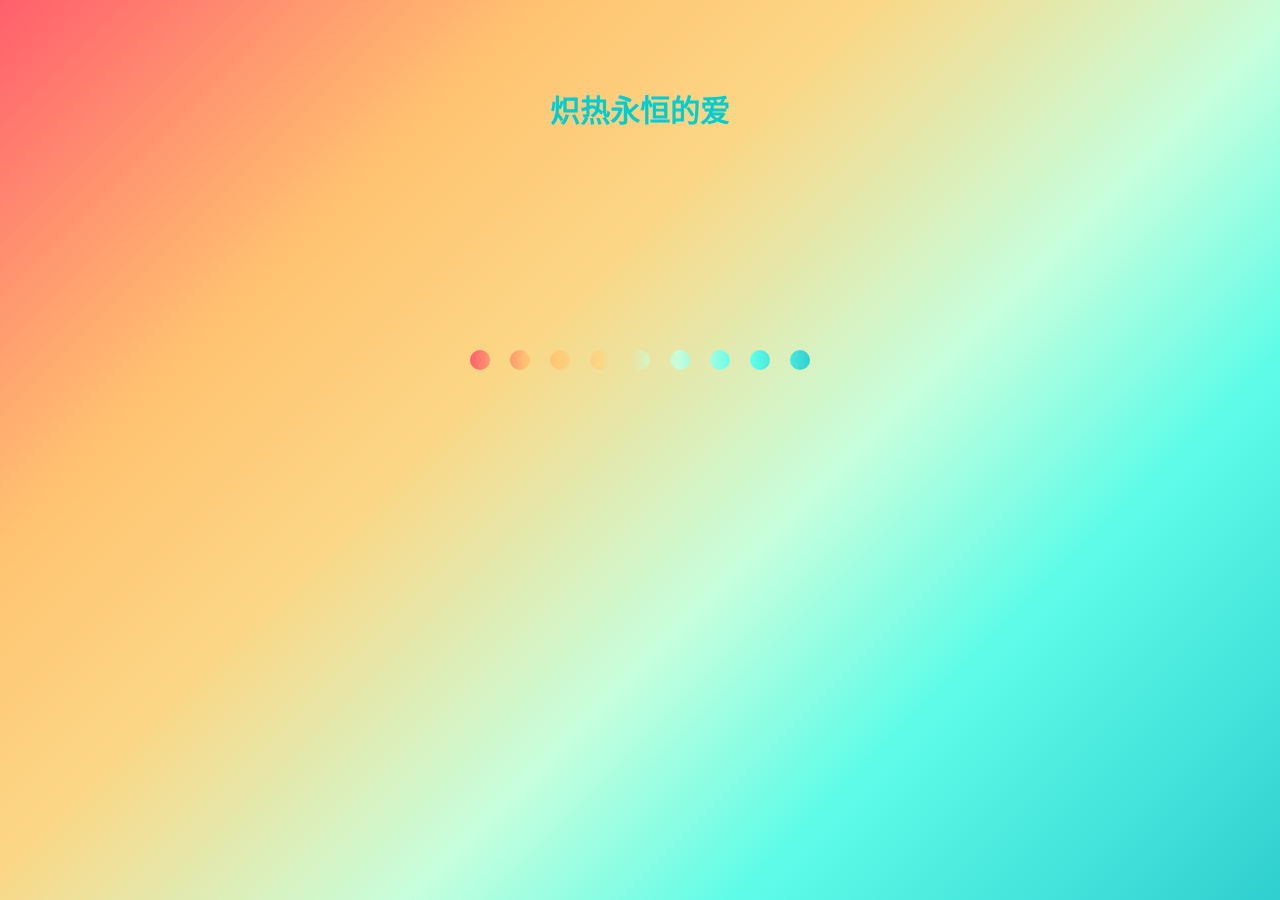
<file: 爱心/index.html>
<!DOCTYPE html>
<html lang="zh-CN">
  <head>
    <meta charset="UTF-8" />
    <meta name="viewport" content="width=device-width, initial-scale=1.0" />
    <title>HTML+CSS 爱心怦怦跳</title>
    <link rel="stylesheet" href="css/index.css" />
  </head>
  <body>
    <ul>
      <li></li>
      <li></li>
      <li></li>
      <li></li>
      <li></li>
      <li></li>
      <li></li>
      <li></li>
      <li></li>
    </ul>
  </body>
</html>
</file>
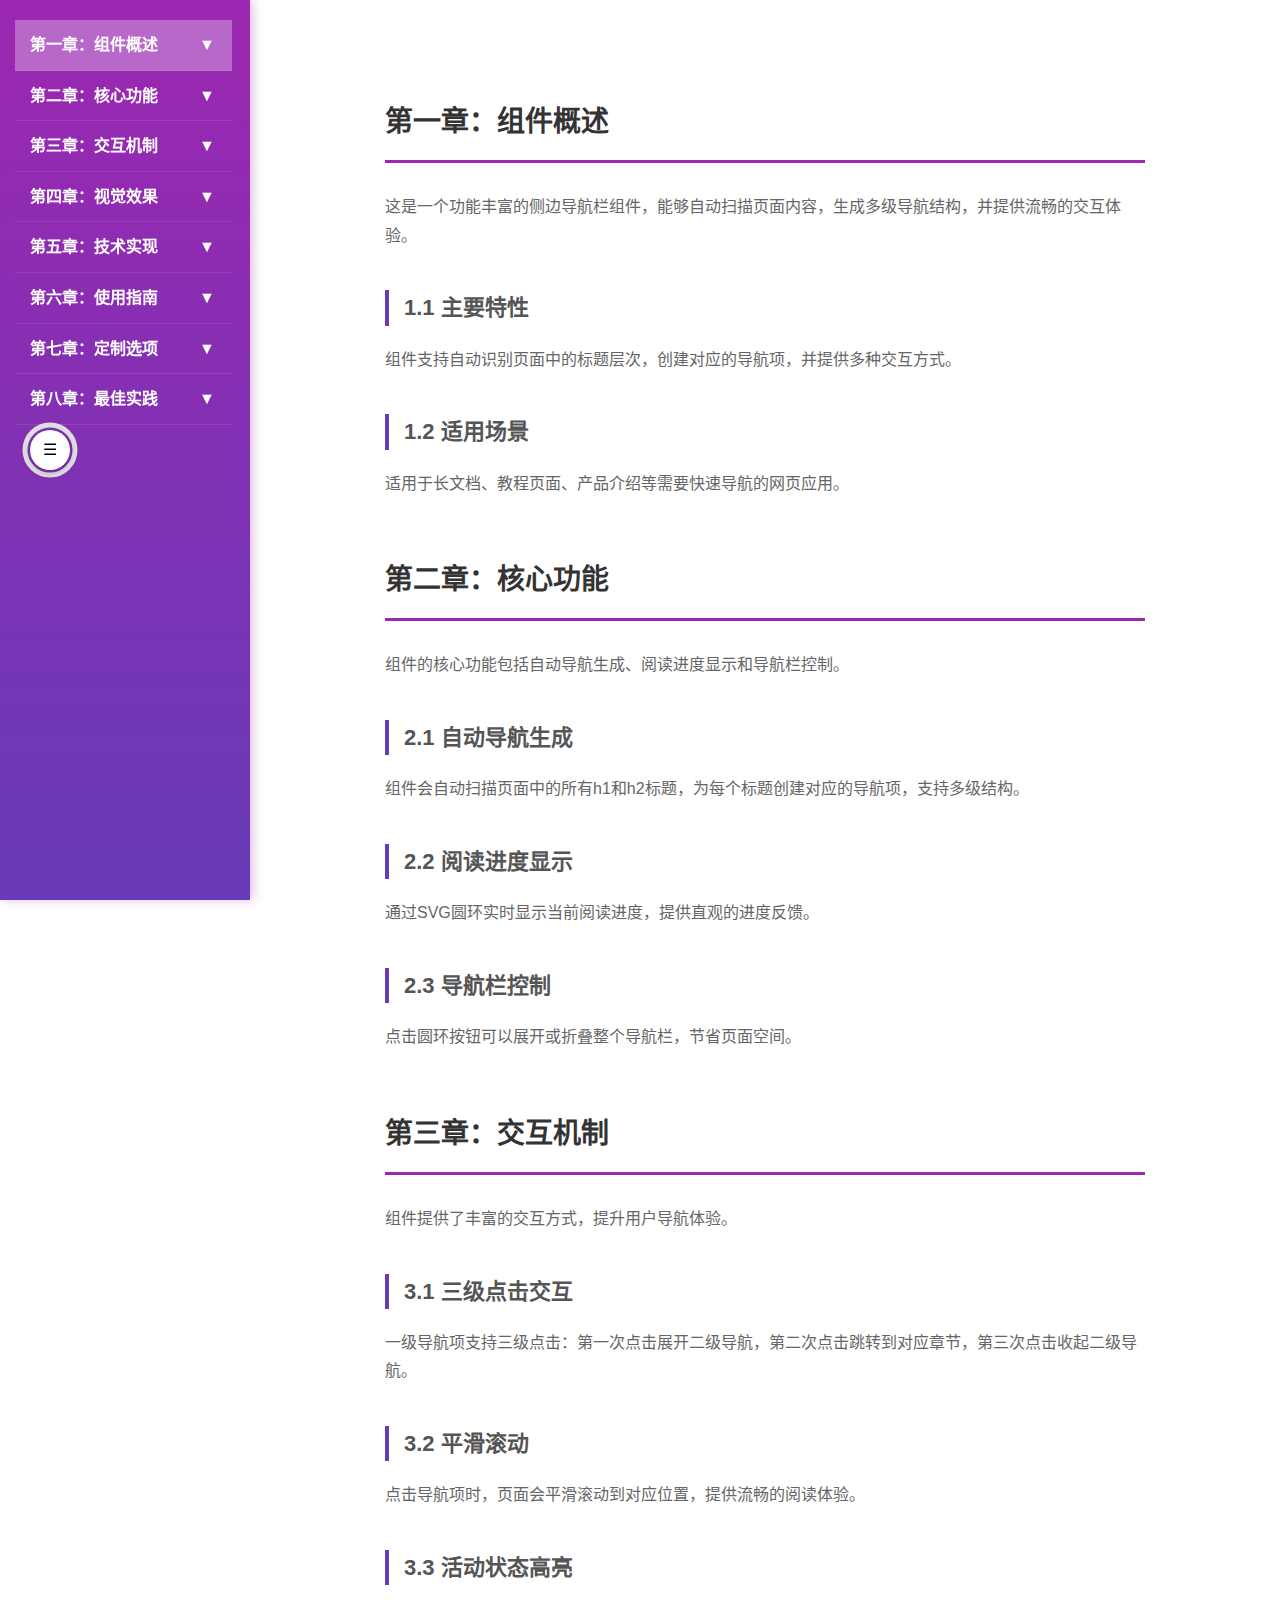
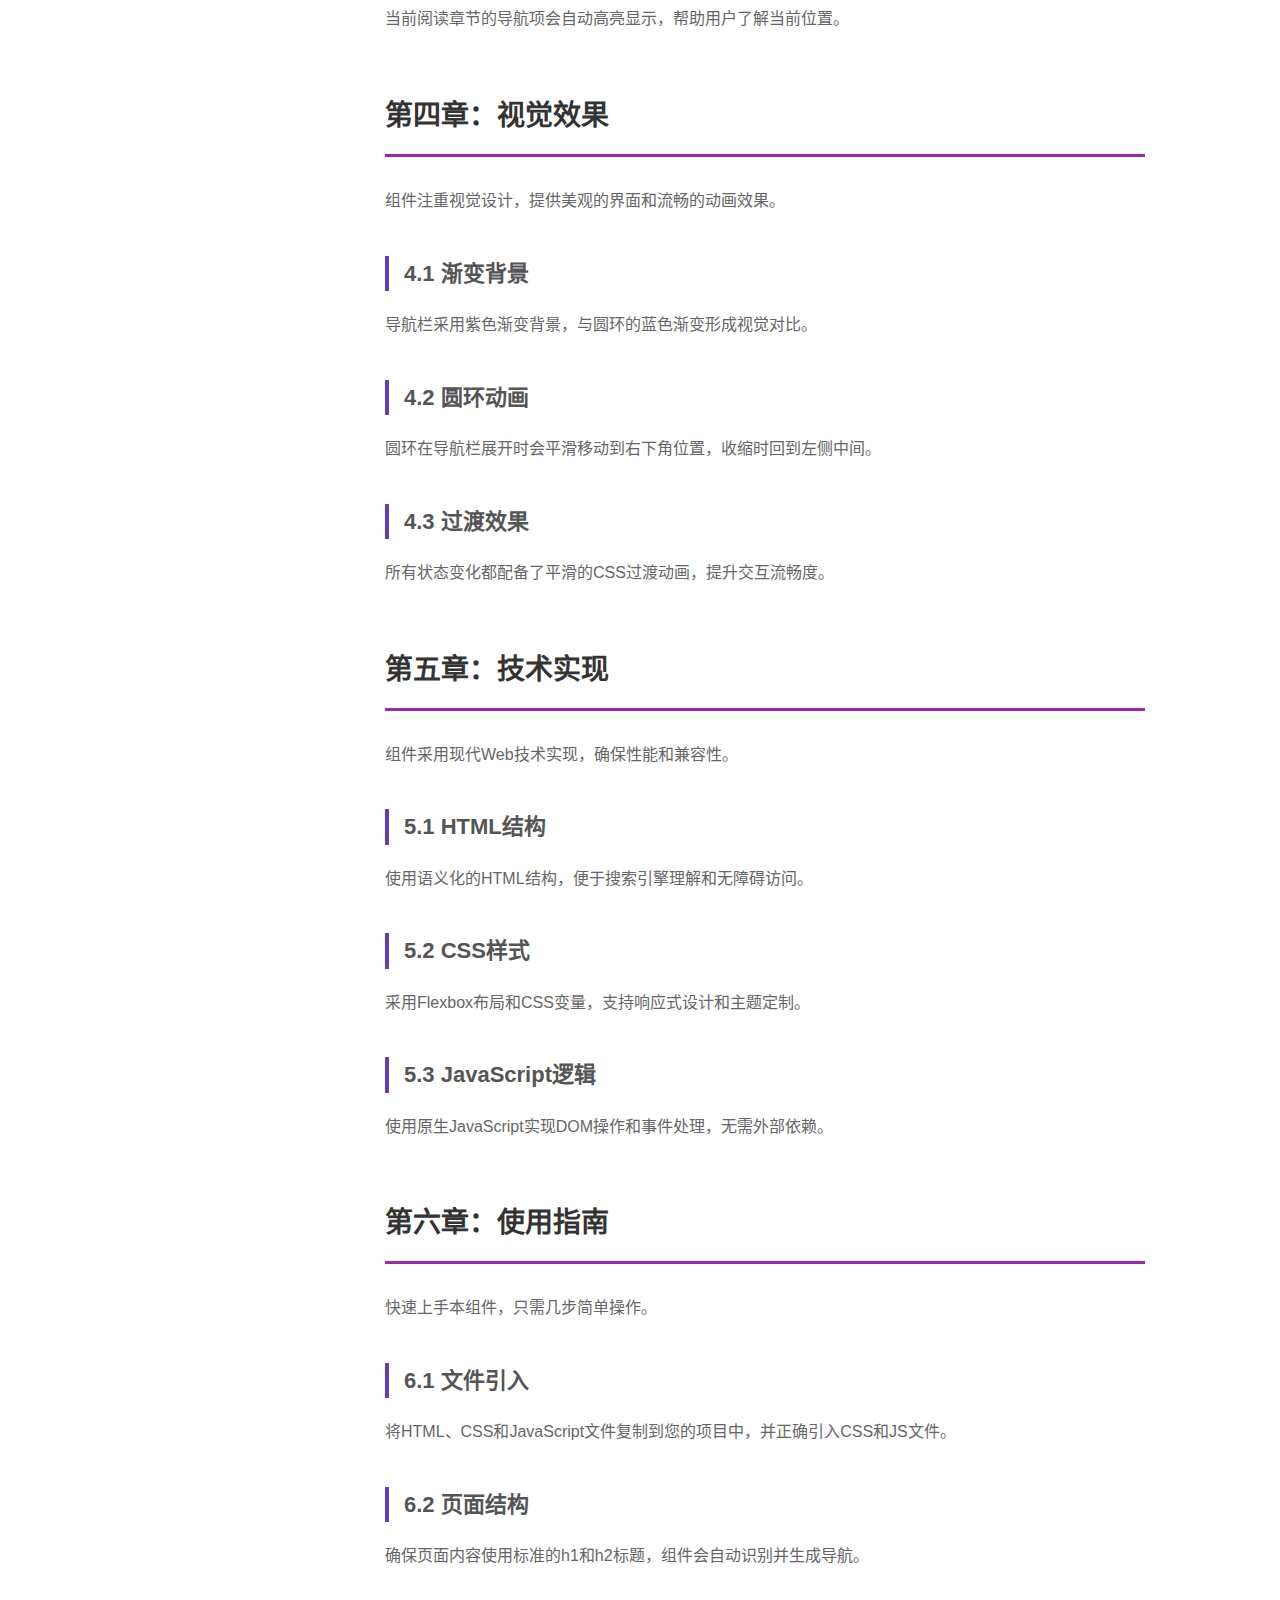
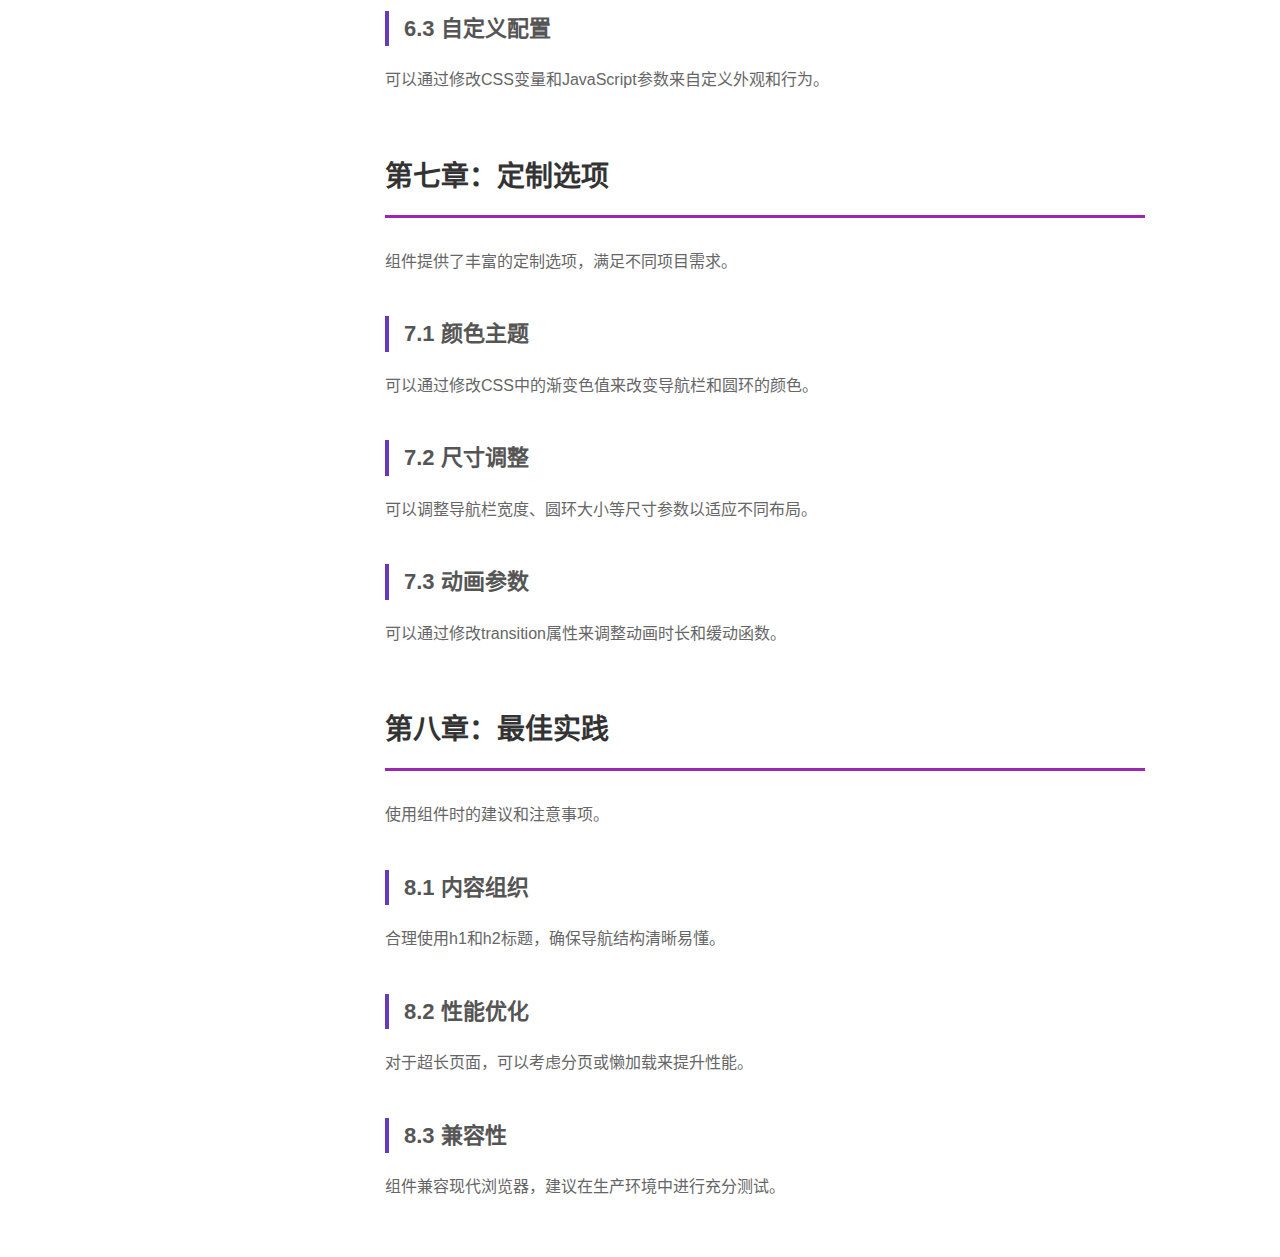
<file: direct/侧面导航栏.html>
<!DOCTYPE html>
<html lang="zh-CN">
<head>
  <meta charset="UTF-8">
  <meta name="viewport" content="width=device-width, initial-scale=1.0">
  <title>修复后的矩形侧边导航栏组件</title>
  <!-- 引入外部CSS文件 -->
  <link rel="stylesheet" href="侧面导航栏.css">
</head>
<body>
  <!-- 新增导航容器，确保导航栏与小圆按钮的相对位置 -->
  <div class="nav-container" id="navContainer">
    <!-- 侧边导航栏 -->
    <div class="side-nav" id="sideNav">
      <div class="nav-content" id="navContent"></div>
    </div>
    
    <!-- 进度圆环按钮 - 使用SVG实现圆环效果 -->
    <div class="progress-circle-wrapper" id="progressCircleWrapper">
      <div class="progress-circle" id="toggleNavBtn">
        <!-- SVG圆环实现 -->
        <svg width="60" height="60" viewBox="0 0 60 60">
          <defs>
            <linearGradient id="progressGradient" x1="0%" y1="0%" x2="100%" y2="100%">
              <stop offset="0%" class="progress-gradient" />
              <stop offset="100%" class="progress-gradient-end" />
            </linearGradient>
          </defs>
          <circle class="progress-ring-bg" cx="30" cy="30" r="25" />
          <circle class="progress-ring-progress" id="progressRing" cx="30" cy="30" r="25" />
        </svg>
        <div class="progress-circle-inner">
          <span id="toggleIcon">☰</span>
        </div>
      </div>
    </div>
  </div>
  
  <!-- 页面内容 -->
  <div class="content">
    <h1 id="section1">第一章：组件概述</h1>
    <p>这是一个功能丰富的侧边导航栏组件，能够自动扫描页面内容，生成多级导航结构，并提供流畅的交互体验。</p>
    <h2 id="section1-1">1.1 主要特性</h2>
    <p>组件支持自动识别页面中的标题层次，创建对应的导航项，并提供多种交互方式。</p>
    <h2 id="section1-2">1.2 适用场景</h2>
    <p>适用于长文档、教程页面、产品介绍等需要快速导航的网页应用。</p>
    
    <h1 id="section2">第二章：核心功能</h1>
    <p>组件的核心功能包括自动导航生成、阅读进度显示和导航栏控制。</p>
    <h2 id="section2-1">2.1 自动导航生成</h2>
    <p>组件会自动扫描页面中的所有h1和h2标题，为每个标题创建对应的导航项，支持多级结构。</p>
    <h2 id="section2-2">2.2 阅读进度显示</h2>
    <p>通过SVG圆环实时显示当前阅读进度，提供直观的进度反馈。</p>
    <h2 id="section2-3">2.3 导航栏控制</h2>
    <p>点击圆环按钮可以展开或折叠整个导航栏，节省页面空间。</p>
    
    <h1 id="section3">第三章：交互机制</h1>
    <p>组件提供了丰富的交互方式，提升用户导航体验。</p>
    <h2 id="section3-1">3.1 三级点击交互</h2>
    <p>一级导航项支持三级点击：第一次点击展开二级导航，第二次点击跳转到对应章节，第三次点击收起二级导航。</p>
    <h2 id="section3-2">3.2 平滑滚动</h2>
    <p>点击导航项时，页面会平滑滚动到对应位置，提供流畅的阅读体验。</p>
    <h2 id="section3-3">3.3 活动状态高亮</h2>
    <p>当前阅读章节的导航项会自动高亮显示，帮助用户了解当前位置。</p>
    
    <h1 id="section4">第四章：视觉效果</h1>
    <p>组件注重视觉设计，提供美观的界面和流畅的动画效果。</p>
    <h2 id="section4-1">4.1 渐变背景</h2>
    <p>导航栏采用紫色渐变背景，与圆环的蓝色渐变形成视觉对比。</p>
    <h2 id="section4-2">4.2 圆环动画</h2>
    <p>圆环在导航栏展开时会平滑移动到右下角位置，收缩时回到左侧中间。</p>
    <h2 id="section4-3">4.3 过渡效果</h2>
    <p>所有状态变化都配备了平滑的CSS过渡动画，提升交互流畅度。</p>
    
    <h1 id="section5">第五章：技术实现</h1>
    <p>组件采用现代Web技术实现，确保性能和兼容性。</p>
    <h2 id="section5-1">5.1 HTML结构</h2>
    <p>使用语义化的HTML结构，便于搜索引擎理解和无障碍访问。</p>
    <h2 id="section5-2">5.2 CSS样式</h2>
    <p>采用Flexbox布局和CSS变量，支持响应式设计和主题定制。</p>
    <h2 id="section5-3">5.3 JavaScript逻辑</h2>
    <p>使用原生JavaScript实现DOM操作和事件处理，无需外部依赖。</p>
    
    <h1 id="section6">第六章：使用指南</h1>
    <p>快速上手本组件，只需几步简单操作。</p>
    <h2 id="section6-1">6.1 文件引入</h2>
    <p>将HTML、CSS和JavaScript文件复制到您的项目中，并正确引入CSS和JS文件。</p>
    <h2 id="section6-2">6.2 页面结构</h2>
    <p>确保页面内容使用标准的h1和h2标题，组件会自动识别并生成导航。</p>
    <h2 id="section6-3">6.3 自定义配置</h2>
    <p>可以通过修改CSS变量和JavaScript参数来自定义外观和行为。</p>
    
    <h1 id="section7">第七章：定制选项</h1>
    <p>组件提供了丰富的定制选项，满足不同项目需求。</p>
    <h2 id="section7-1">7.1 颜色主题</h2>
    <p>可以通过修改CSS中的渐变色值来改变导航栏和圆环的颜色。</p>
    <h2 id="section7-2">7.2 尺寸调整</h2>
    <p>可以调整导航栏宽度、圆环大小等尺寸参数以适应不同布局。</p>
    <h2 id="section7-3">7.3 动画参数</h2>
    <p>可以通过修改transition属性来调整动画时长和缓动函数。</p>
    
    <h1 id="section8">第八章：最佳实践</h1>
    <p>使用组件时的建议和注意事项。</p>
    <h2 id="section8-1">8.1 内容组织</h2>
    <p>合理使用h1和h2标题，确保导航结构清晰易懂。</p>
    <h2 id="section8-2">8.2 性能优化</h2>
    <p>对于超长页面，可以考虑分页或懒加载来提升性能。</p>
    <h2 id="section8-3">8.3 兼容性</h2>
    <p>组件兼容现代浏览器，建议在生产环境中进行充分测试。</p>
  </div>
  
  <!-- 引入外部JavaScript文件 -->
  <script src="侧面导航栏.js"></script>
</body>
</html>
</file>
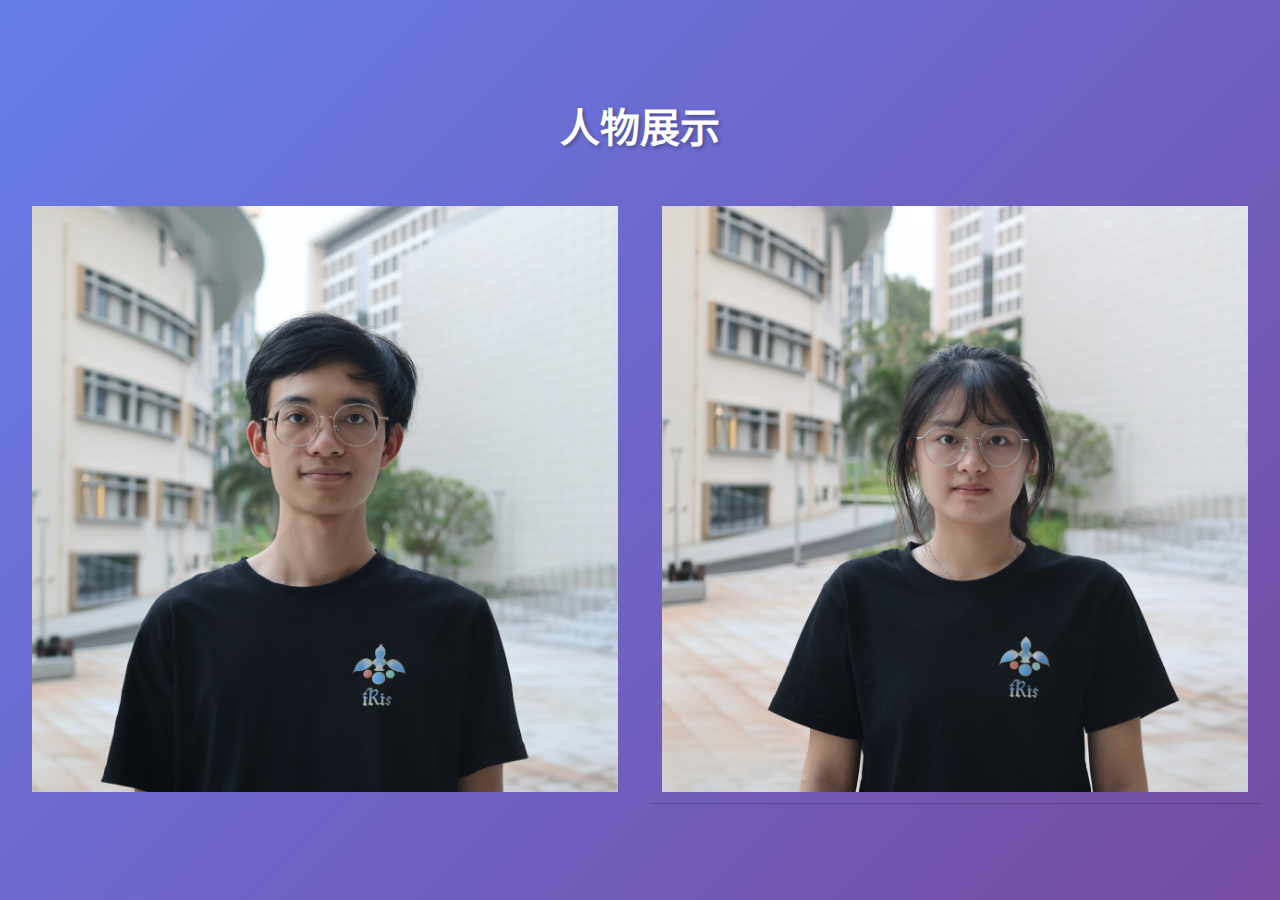
<file: 图片呈递文字系统/图片文字呈递系统.html>
<!DOCTYPE html>
<html lang="zh-CN">
<head>
  <meta charset="UTF-8">
  <meta name="viewport" content="width=device-width, initial-scale=1.0">
  <title>人物展示组件</title>
  <link rel="stylesheet" href="图片文字呈递系统.css">
</head>
<body>
  <div class="container">
    <h1>人物展示</h1>
    <!-- 主展示区：每个 .character 占据宽度的 50%，可横向扩展为多行 -->
    <div id="roster" class="roster-display">
      <div class="character left">
        <img src="" alt="">
        <div class="info">
          <h3></h3>
          <div class="pages"><!-- pages 将由 JS 动态填充 -->
          </div>
          <div class="pager">
            <button class="more-btn" aria-hidden="true">下一页</button>
            <button class="back-btn" aria-hidden="true">上一页</button>
          </div>
        </div>
      </div>
      <div class="character right">
        <img src="" alt="">
        <div class="info">
          <h3></h3>
          <div class="pages"><!-- pages 将由 JS 动态填充 -->
          </div>
          <div class="pager">
            <button class="more-btn" aria-hidden="true">下一页</button>
            <button class="back-btn" aria-hidden="true">上一页</button>
          </div>
        </div>
      </div>
    </div>

    <!-- 模板：供 JS 动态克隆用于添加更多人物 -->
    <template id="character-template">
      <div class="character">
        <img src="" alt="">
        <div class="info">
          <h3></h3>
          <div class="pages"><!-- pages 将由 JS 动态填充 -->
          </div>
          <div class="pager">
            <button class="more-btn" aria-hidden="true">下一页</button>
            <button class="back-btn" aria-hidden="true">上一页</button>
          </div>
        </div>
      </div>
    </template>
  </div>
  <script src="图片文字呈递系统.js"></script>
</body>
</html>
</file>
<file: 爱心/css/index.css>
* {
    padding: 0;
    margin: 0;
}

body {
    /* 使用 flex 居中页面内容 */
    display: flex;
    justify-content: center;
    align-items: center;
    /* 页面占满视口高度 */
    height: 100vh;
    /* 页面背景：大范围渐变 */
    background: linear-gradient(135deg, #ff5f6d 0%, #ffc371 25%, #fbd786 40%, #c6ffdd 60%, #5efce8 75%, #30cfd0 100%);
}

ul {
    /* 容器：相对定位，承载九个色块形成心形 */
    position: relative;
    display: flex;
    height: 200px;
    /* 保持原始块尺寸与间距以确保心形排列 */
    /* 整体心形容器：设置缩放原点并添加脉动动画 */
    transform-origin: center bottom;
    animation: heart-pulse 5s infinite;
}

ul::after {
    content: '炽热永恒的爱';
    /* 覆盖文字：绝对定位在容器上方 */
    position: absolute;
    top: 0px;
    left: 50%;
    color: darkturquoise;
    font-size: 30px;
    font-weight: 700;
    /* 覆盖文字的偏移，用于精确定位 */
    transform: translate(-50%, -600%);
}

li {
    /* 列表项：移除默认样式并设置块尺寸 */
    list-style: none;
    width: 20px;
    height: 20px;
    border-radius: 10px;
    margin: 0 10px;
    /* 每个块使用同一渐变的不同比例切片，形成连贯色带 */
    background-image: linear-gradient(90deg, #ff5f6d 0%, #ffc371 20%, #fbd786 40%, #c6ffdd 60%, #5efce8 80%, #30cfd0 100%);
    background-size: 900% 100%;
    background-repeat: no-repeat;
    /* 使用自定义属性 --i 控制背景位置，使所有色块看起来属于同一大背景 */
    background-position: calc(var(--i) * (100% / 8)) 0;
    position: relative;
}

/* 伪元素用于在心形完成并跳动时将单个色块染为红色并闪烁 */
li::before {
    content: '';
    position: absolute;
    inset: 0;
    border-radius: inherit;
    background: red;
    opacity: 0;
    pointer-events: none;
    /* 同步总体节奏：与容器脉动周期相同 */
    animation: heart-flash 5s infinite;
}

li:nth-child(1) {
    --i: 0;
    animation: love1 5s 0s infinite;
}

li:nth-child(2) {
    --i: 1;
    animation: love2 5s 0.2s infinite;
}

li:nth-child(3) {
    --i: 2;
    animation: love3 5s 0.4s infinite;
}

li:nth-child(4) {
    --i: 3;
    animation: love4 5s 0.6s infinite;
}

li:nth-child(5) {
    --i: 4;
    animation: love5 5s 0.8s infinite;
}

li:nth-child(6) {
    --i: 5;
    animation: love4 5s 1s infinite;

}

li:nth-child(7) {
    --i: 6;
    animation: love3 5s 1.2s infinite;
}

li:nth-child(8) {
    --i: 7;
    animation: love2 5s 1.4s infinite;
}

li:nth-child(9) {
    --i: 8;
    animation: love1 5s 1.6s infinite;
}

@keyframes love1 {

    30%,
    50% {
        height: 60px;
        transform: translateY(-30px);
    }

    70%,
    100% {
        height: 20px;
        transform: translateY(0);
    }
}

@keyframes love2 {

    30%,
    50% {
        height: 125px;
        transform: translateY(-60px);
    }

    70%,
    100% {
        height: 20px;
        transform: translateY(0);
    }
}

@keyframes love3 {

    30%,
    50% {
        height: 160px;
        transform: translateY(-75px);
    }

    70%,
    100% {
        height: 20px;
        transform: translateY(0);
    }
}

@keyframes love4 {

    30%,
    50% {
        height: 180px;
        transform: translateY(-60px);
    }

    70%,
    100% {
        height: 20px;
        transform: translateY(0);
    }
}

@keyframes love5 {

    30%,
    50% {
        height: 200px;
        transform: translateY(-45px);
    }

    70%,
    100% {
        height: 20px;
        transform: translateY(0);
    }
}

/* 整体心形的脉动：在心形形成后膨胀再收回 */
@keyframes heart-pulse {
    0%, 25% {
        transform: scale(1);
    }
    40% {
        transform: scale(1.06);
    }
    50% {
        transform: scale(0.99);
    }
    100% {
        transform: scale(1);
    }
}

/* 在心形形成时短暂闪烁：仅改变色块为红色并闪烁数次 */
@keyframes heart-flash {
    0%, 30% { opacity: 0; }
    38% { opacity: 0.9; }
    42% { opacity: 0; }
    44% { opacity: 0.9; }
    46% { opacity: 0; }
    48% { opacity: 0.9; }
    52% { opacity: 0; }
    100% { opacity: 0; }
}
</file>
<file: direct/侧面导航栏.css>
/* 全局样式重置 */
* {
  margin: 0;
  padding: 0;
  box-sizing: border-box;
}

body {
  font-family: 'Microsoft YaHei', sans-serif;
  line-height: 1.6;
  padding-left: 250px; /* 为侧边导航栏留出空间 */
  transition: padding-left 0.3s ease;
  overflow-x: hidden;
}

/* 导航栏容器 - 使用绝对定位确保与小圆按钮的相对位置 */
.nav-container {
  position: fixed;
  left: 0;
  top: 0;
  height: 100vh;
  width: 250px;
  z-index: 1000;
  transition: all 0.3s ease;
  transform-origin: top left;
  transform: scale(1); /* 固定缩放比例为1 */
}

/* 收缩状态下的导航容器 */
.nav-container.collapsed {
  width: 0;
}

/* 侧边导航栏 - 矩形 */
.side-nav {
  position: absolute;
  left: 0;
  top: 0;
  width: 250px;
  height: 100vh;
  background: linear-gradient(180deg, #9c27b0, #673ab7);
  box-shadow: 3px 0 10px rgba(156, 39, 176, 0.3);
  overflow-y: auto;
  display: flex;
  flex-direction: column;
  border-right: 3px solid transparent;
  /* 修改1: 增加收缩时的过渡效果 */
  transition: width 0.3s ease, overflow 0.3s ease;
  transform-origin: top left;
  transform: scale(1); /* 固定缩放比例为1 */
}

/* 修改1: 收缩状态下隐藏紫色矩形 */
.nav-container.collapsed .side-nav {
  width: 0;
  overflow: hidden;
}

/* 收缩状态下的body调整 */
body.nav-collapsed {
  padding-left: 0;
}

/* 进度圆环按钮 - 使用相对定位确保与导航栏同步 */
.progress-circle-wrapper {
  position: absolute;
  left: 20px;
  top: 50%;
  transform: translateY(-50%);
  z-index: 1001;
  transition: all 0.3s ease;
}

/* 进度圆环实现 - 使用SVG实现真正的圆环效果 */
.progress-circle {
  position: relative;
  width: 60px;
  height: 60px;
  cursor: pointer;
}

/* 背景圆环 */
.progress-ring-bg {
  fill: none;
  stroke: #e0e0e0;
  stroke-width: 5;
}

/* 进度圆环 */
.progress-ring-progress {
  fill: none;
  stroke: url(#progressGradient);
  stroke-width: 5;
  stroke-linecap: round;
  transform: rotate(-90deg);
  transform-origin: 50% 50%;
  transition: stroke-dashoffset 0.3s ease;
}

/* 修改2: 进度圆环渐变色 - 使用蓝色系与紫色区分 */
.progress-gradient {
  stop-color: #2196F3;
}

.progress-gradient-end {
  stop-color: #03A9F4;
}

/* 按钮内部 */
.progress-circle-inner {
  position: absolute;
  top: 50%;
  left: 50%;
  transform: translate(-50%, -50%);
  width: 40px;
  height: 40px;
  border-radius: 50%;
  background: white;
  display: flex;
  align-items: center;
  justify-content: center;
  box-shadow: 0 2px 10px rgba(0, 0, 0, 0.2);
}

/* 导航内容容器 */
.nav-content {
  width: 100%;
  padding: 20px 15px;
  opacity: 1;
  transition: opacity 0.3s ease;
}

/* 圆环按钮占位区域 - 用于避免导航项与圆环重叠 */
.nav-circle-placeholder {
  height: 80px;
  width: 100%;
  visibility: hidden;
  pointer-events: none;
  transition: all 0.3s ease;
}

/* 收缩状态下隐藏导航内容 */
.nav-container.collapsed .nav-content {
  opacity: 0;
  pointer-events: none;
}

/* 一级导航项样式 - 使用flex布局确保箭头对齐 */
.nav-item.level-1 {
  position: relative;
  width: 100%;
  padding: 12px 15px;
  color: white;
  text-decoration: none;
  font-size: 16px;
  font-weight: bold;
  transition: all 0.3s ease;
  cursor: pointer;
  border-bottom: 1px solid rgba(255, 255, 255, 0.1);
  display: flex;
  justify-content: space-between;
  align-items: center;
}

/* 一级导航项悬停效果 */
.nav-item.level-1:hover {
  background-color: rgba(255, 255, 255, 0.2);
  padding-left: 20px;
}

/* 一级导航项激活状态 */
.nav-item.level-1.active {
  background-color: rgba(255, 255, 255, 0.3);
}

/* 二级导航容器 */
.nav-level-2 {
  max-height: 0;
  overflow: hidden;
  transition: max-height 0.3s ease;
  background-color: rgba(255, 255, 255, 0.1);
}

/* 二级导航展开状态 */
.nav-level-2.expanded {
  max-height: 500px;
}

/* 二级导航项样式 */
.nav-item.level-2 {
  position: relative;
  width: 100%;
  padding: 10px 15px 10px 30px;
  color: rgba(255, 255, 255, 0.9);
  text-decoration: none;
  font-size: 14px;
  transition: all 0.3s ease;
  cursor: pointer;
  border-bottom: 1px solid rgba(255, 255, 255, 0.05);
  display: block;
}

/* 二级导航项悬停效果 */
.nav-item.level-2:hover {
  background-color: rgba(255, 255, 255, 0.2);
  padding-left: 35px;
}

/* 二级导航项激活状态 */
.nav-item.level-2.active {
  background-color: rgba(255, 255, 255, 0.25);
  color: white;
}

/* 展开/折叠图标 */
.expand-icon {
  transition: transform 0.3s ease;
  min-width: 20px;
  text-align: center;
}

/* 展开状态下的图标旋转 */
.nav-item.level-1.expanded .expand-icon {
  transform: rotate(180deg);
}

/* 页面内容样式 */
.content {
  max-width: 800px;
  margin: 0 auto;
  padding: 40px 20px;
}

h1 {
  color: #333;
  margin: 60px 0 30px;
  padding-bottom: 15px;
  border-bottom: 3px solid #9c27b0;
  font-size: 28px;
}

h2 {
  color: #555;
  margin: 40px 0 20px;
  font-size: 22px;
  border-left: 4px solid #673ab7;
  padding-left: 15px;
}

p {
  margin-bottom: 15px;
  color: #666;
  line-height: 1.8;
}

/* 响应式设计 */
@media (max-width: 768px) {
  body {
    padding-left: 0;
  }
  
  .nav-container {
    transform: translateX(-100%);
  }
  
  .nav-container.expanded-mobile {
    transform: translateX(0);
  }
  
  .progress-circle-wrapper {
    left: 20px;
    top: 20px;
    transform: none;
    z-index: 1002;
  }
  
  .content {
    padding-top: 60px;
  }
}
</file>
<file: 图片呈递文字系统/图片文字呈递系统.css>
/* 全局样式 */
* {
  margin: 0;
  padding: 0;
  box-sizing: border-box;
}

body {
  font-family: 'Microsoft YaHei', sans-serif;
  background: linear-gradient(135deg, #667eea 0%, #764ba2 100%);
  min-height: 100vh;
  display: flex;
  justify-content: center;
  align-items: center;
  padding: 20px;
}

.container {
  max-width: 1600px;
  width: 100%;
  text-align: center;
}

h1 {
  color: white;
  font-size: 2.5rem;
  margin-bottom: 40px;
  text-shadow: 2px 2px 4px rgba(0,0,0,0.3);
}

/* Roster显示样式 */
.roster-display {
  display: flex;
  /* 宽屏优先保持左右结构，不换行；移动端再调整为列 */
  flex-wrap: nowrap;
  justify-content: center;
  align-items: stretch;
  gap: 20px;
  width: 100%;
  /* 不限制高度：页面长度可随图片放大，保证图片放大显示 */
  height: auto;
}

/* 人物卡片样式 */
.character {
  position: relative;
  width: 50%; /* 左右各占一半宽度 */
  height: auto; /* 根据内容（图片）高度自适应 */
  overflow: hidden; /* 隐藏未显示的 info，使其藏在图片下方 */
  padding: 12px;
  display: flex;
  align-items: center;
  justify-content: center;
}

.character:hover {
  transform: translateY(-10px) scale(1.05);
  box-shadow: 0 20px 40px rgba(0,0,0,0.4);
}

.character img {
  /* 放大图片并保持完整可见：以宽度为主，按比例缩放高度 */
  width: 100%;
  height: auto;
  max-width: 100%;
  object-fit: contain;
  transition: filter 0.3s ease, transform 0.3s ease;
  display: block;
}

.character:hover img {
  filter: brightness(0.7);
}

/* 介绍信息样式 */
.info {
  position: absolute;
  bottom: 0;
  left: 0;
  right: 0;
  background: rgba(0,0,0,0.8);
  color: white;
  display: flex;
  flex-direction: column;
  justify-content: center;
  align-items: center;
  padding: 20px;
  transform: translateY(100%);
  transition: transform 0.3s ease;
  border-radius: 0 0 15px 15px;
  pointer-events: none; /* 鼠标在未展开时不与 info 交互 */
}

.character:hover .info {
  transform: translateY(0);
  pointer-events: auto;
}

/* 分页内容 */

.info .pages {
  width: 100%;
  position: relative;
}

.info .page {
  width: 100%;
  color: #fff;
  text-align: left;
  font-size: 0.95rem;
  line-height: 1.5;
  padding-bottom: 32px; /* 给按钮留空间 */
}

.info .pager {
  position: absolute;
  right: 12px;
  bottom: 12px;
}

.info .pager button {
  background: rgba(255,255,255,0.12);
  color: #fff;
  border: none;
  padding: 6px 10px;
  border-radius: 6px;
  cursor: pointer;
}

.info .pager button:hover {
  background: rgba(255,255,255,0.18);
}

.info h3 {
  font-size: 1.2rem;
  margin-bottom: 10px;
  color: #FFD700;
  text-shadow: 2px 2px 4px rgba(0,0,0,0.5);
}

.info p {
  font-size: 0.9rem;
  line-height: 1.4;
  opacity: 0.9;
}

/* 响应式设计 */
@media (max-width: 768px) {

  /* 移动端改为上下结构，图片高度适中，信息层更易阅读 */
  .roster-display {
    flex-direction: column;
    flex-wrap: nowrap;
    gap: 12px;
    height: auto;
  }

  .character {
    width: 100%;
    height: 45vh;
  }

  h1 {
    font-size: 2rem;
  }
}
</file>
